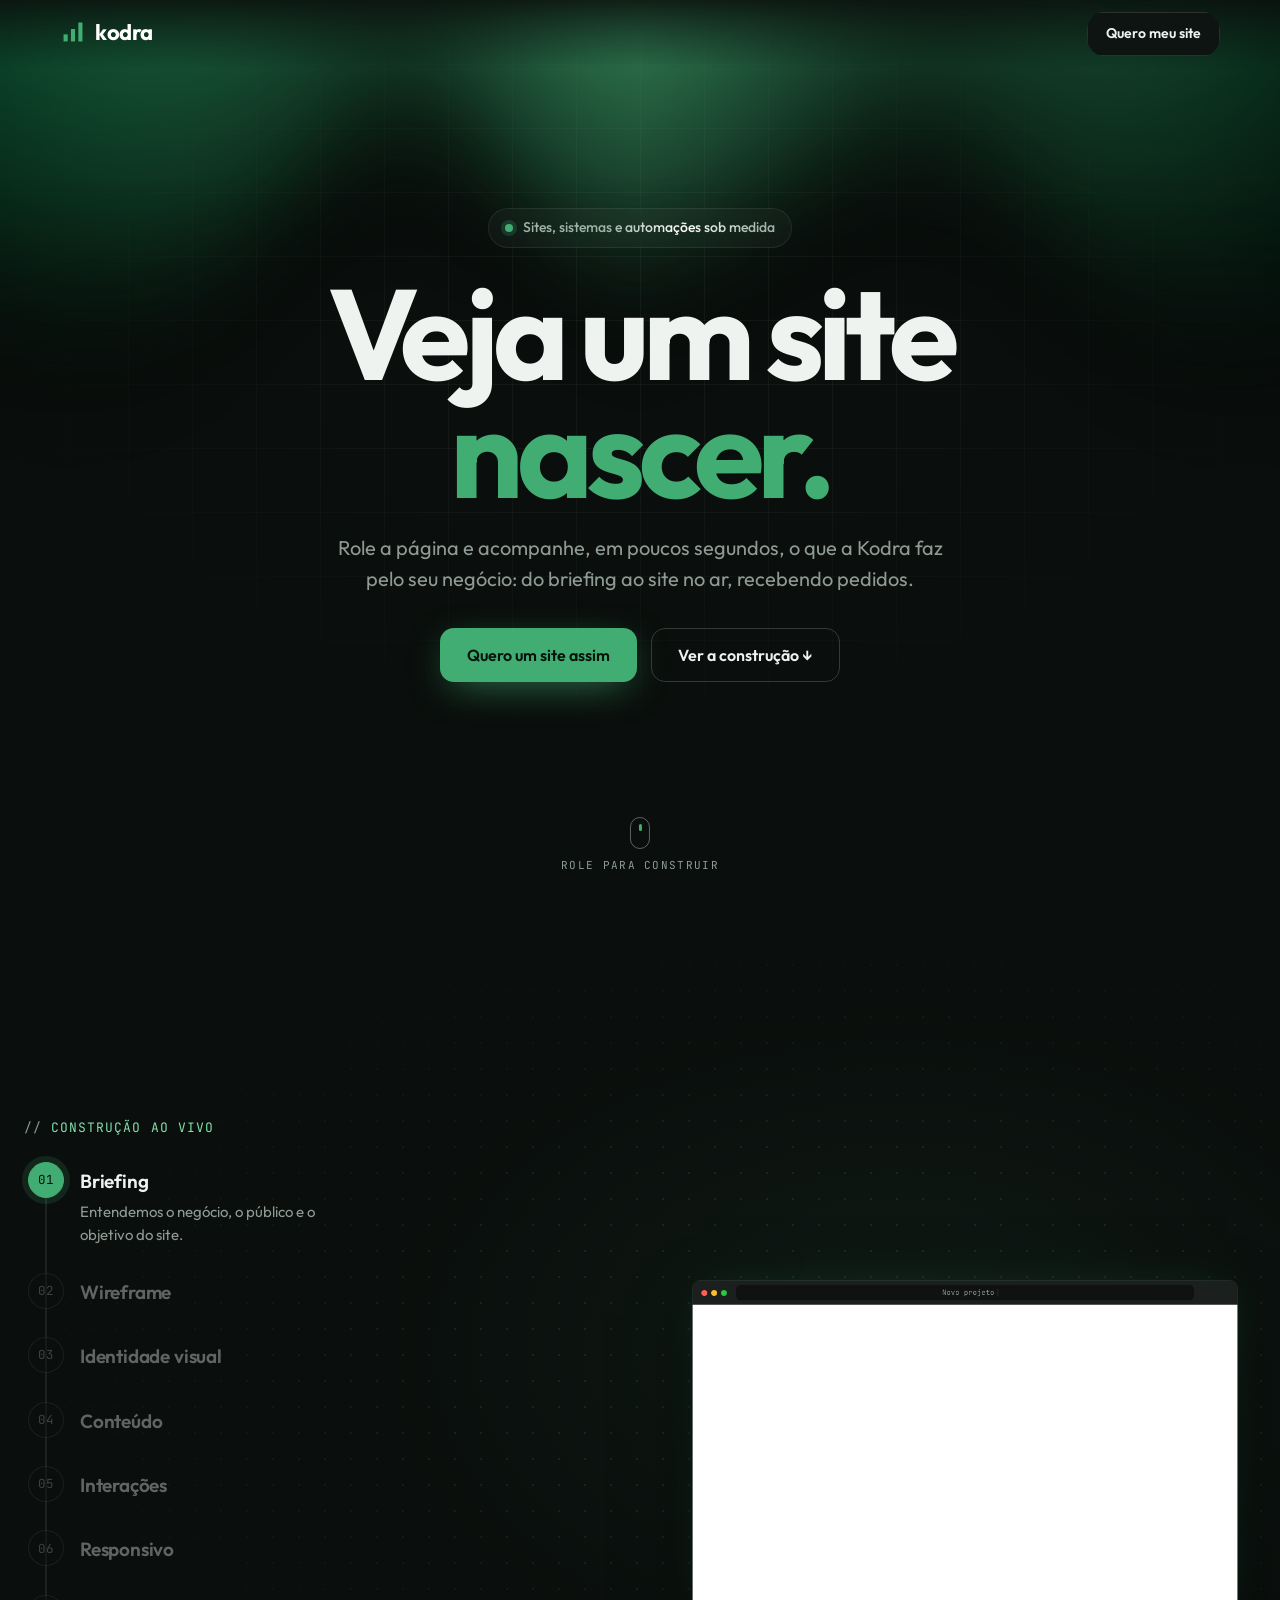
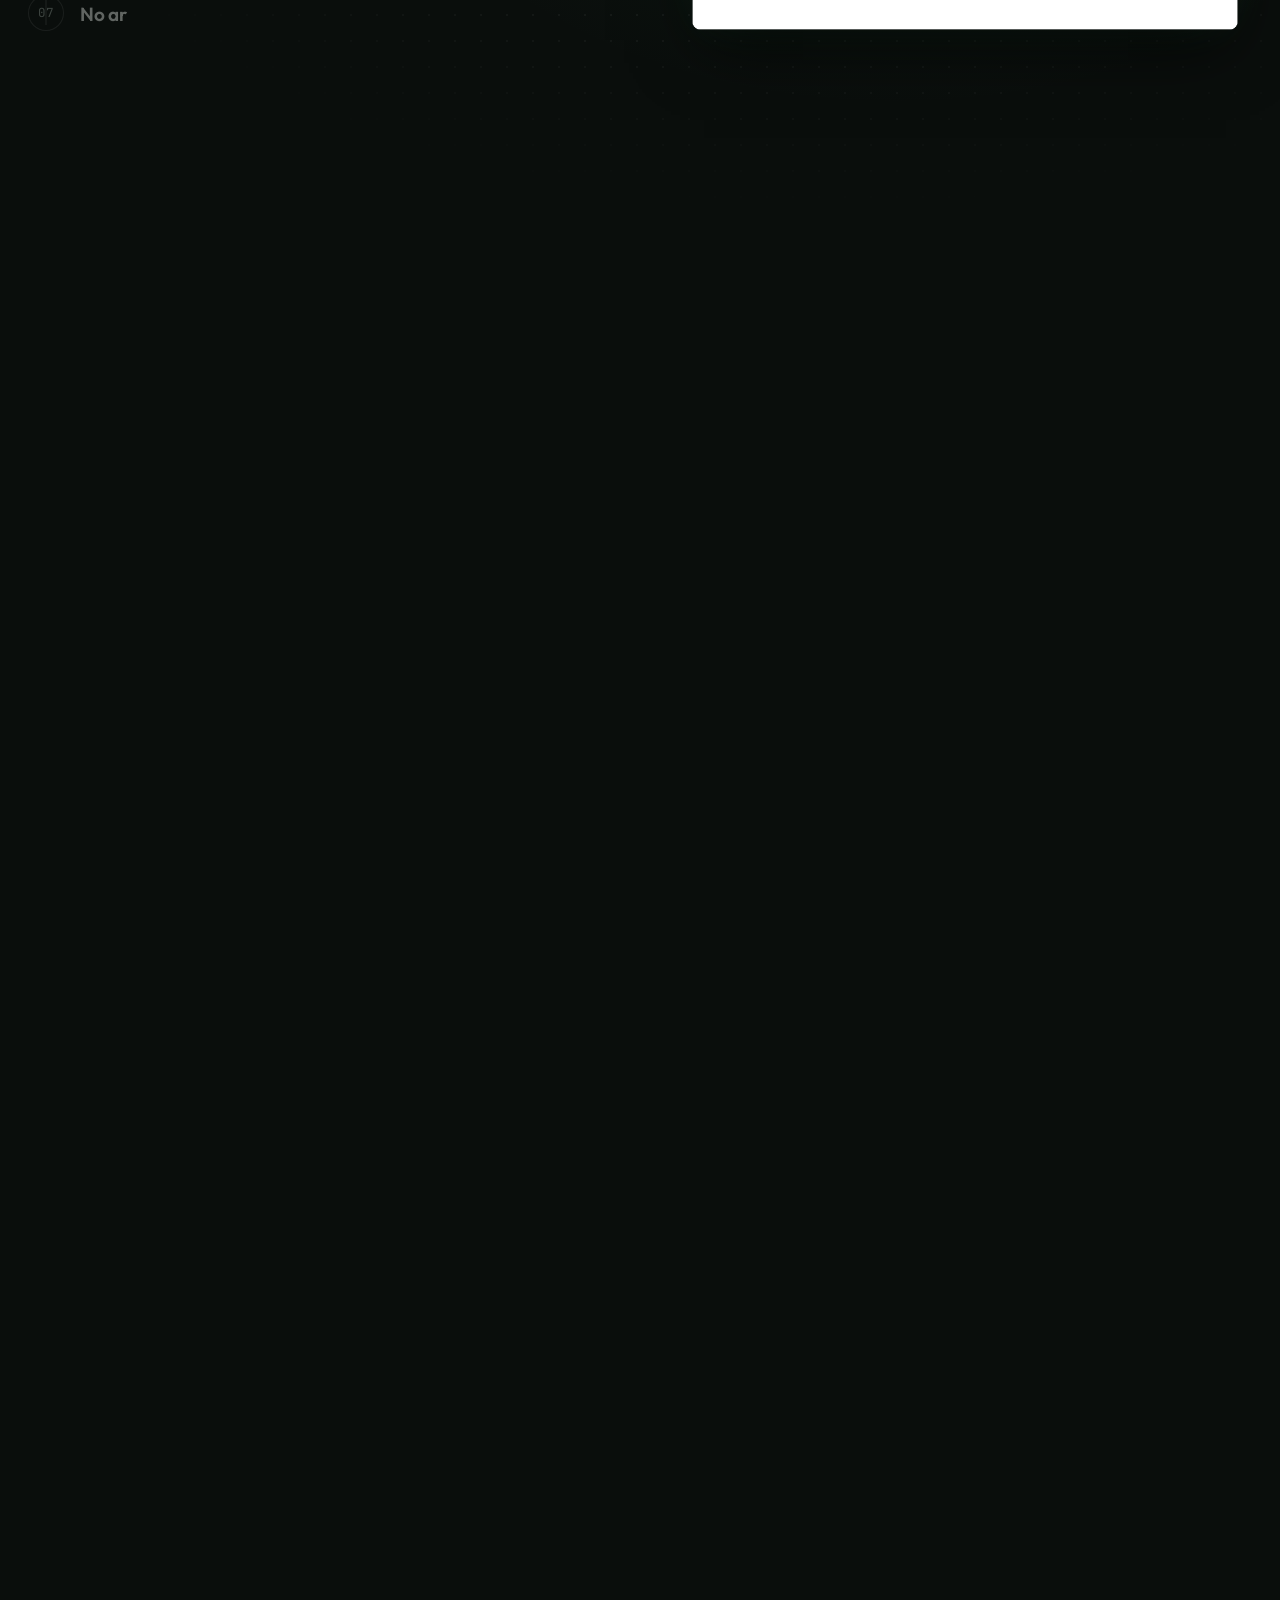
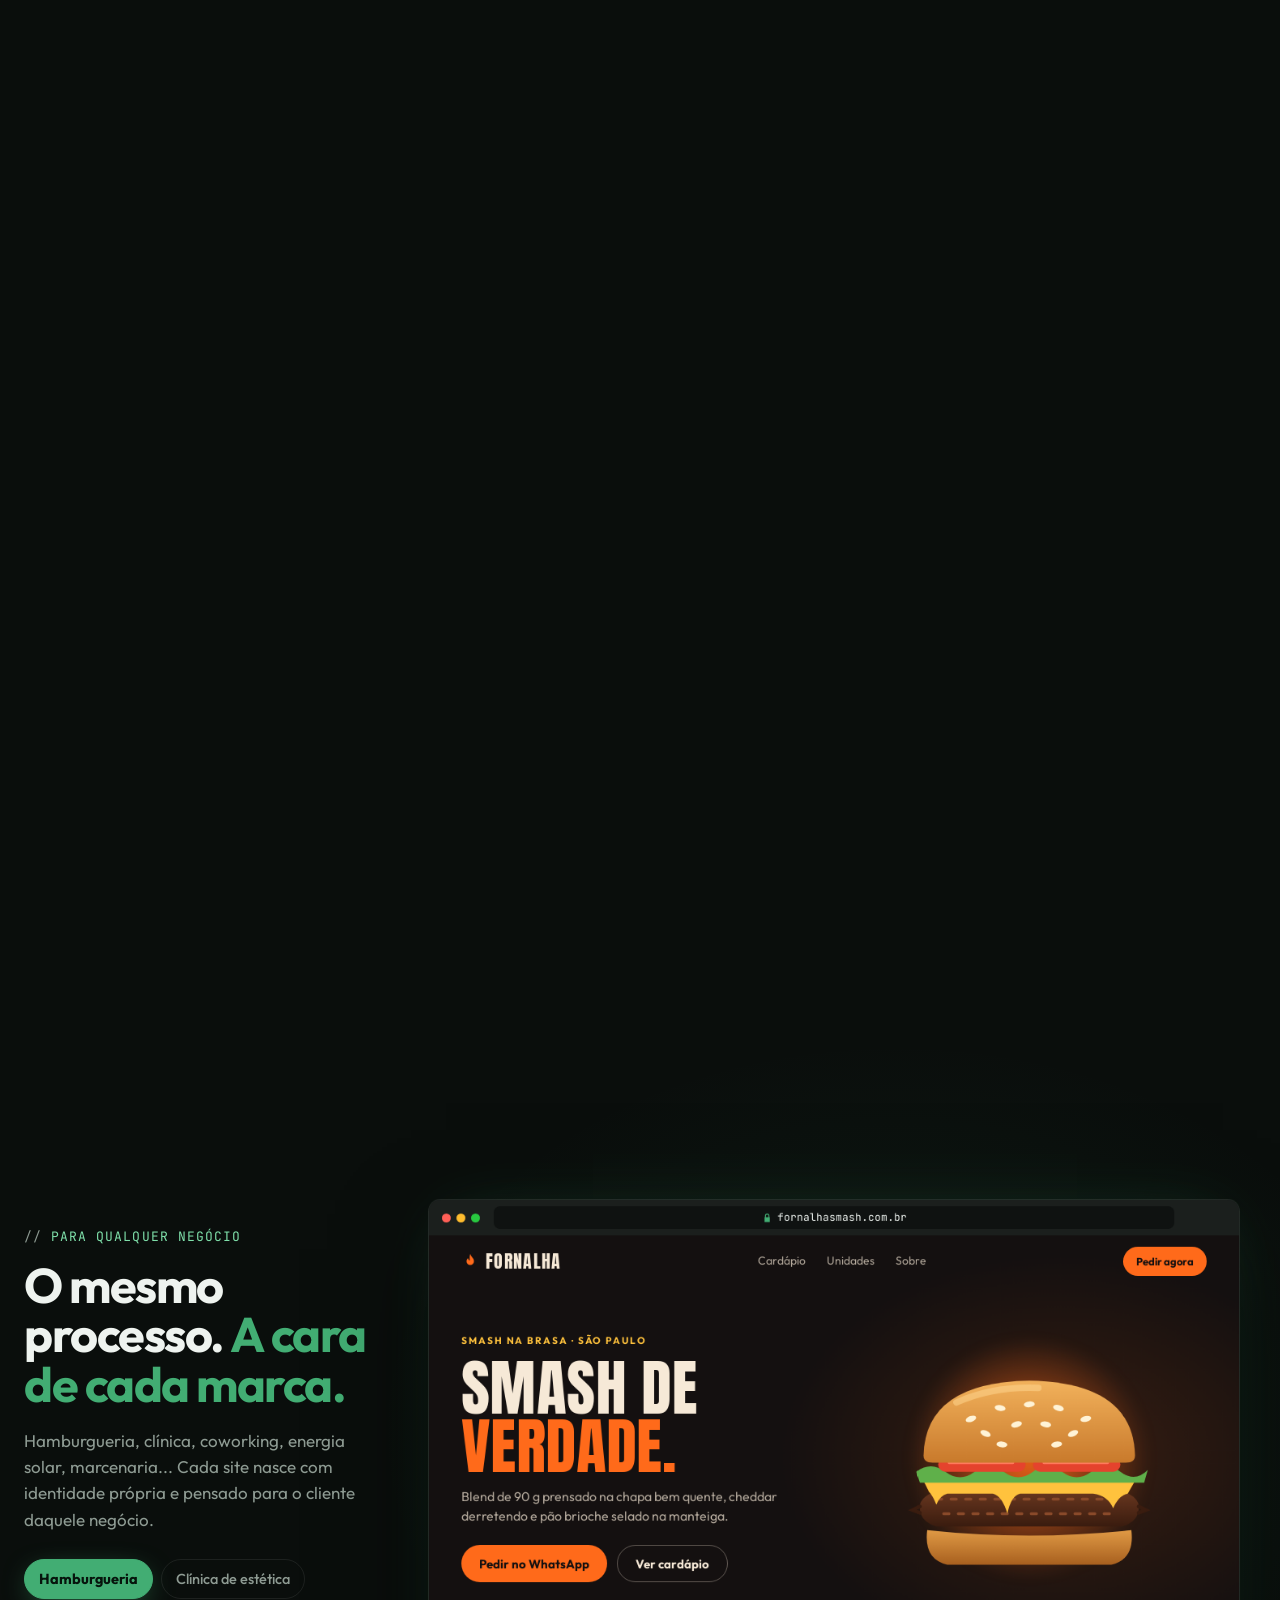
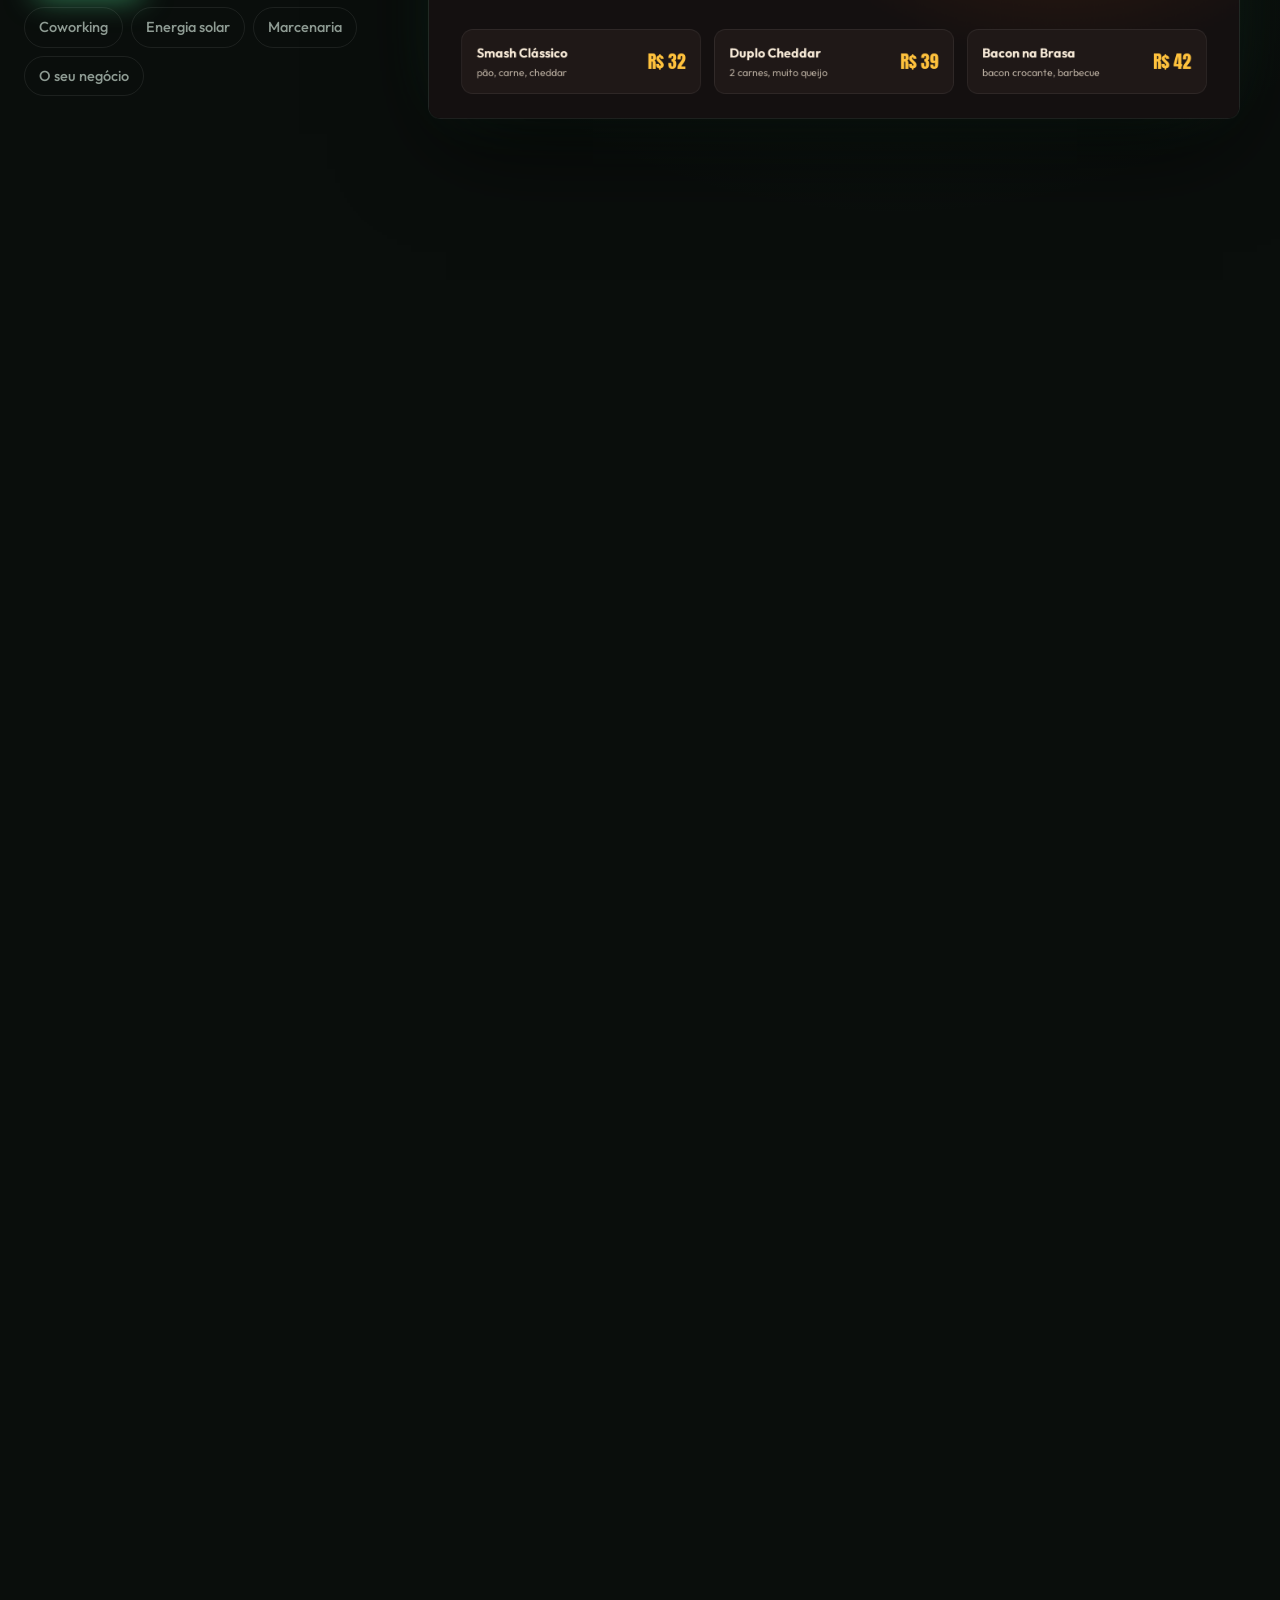
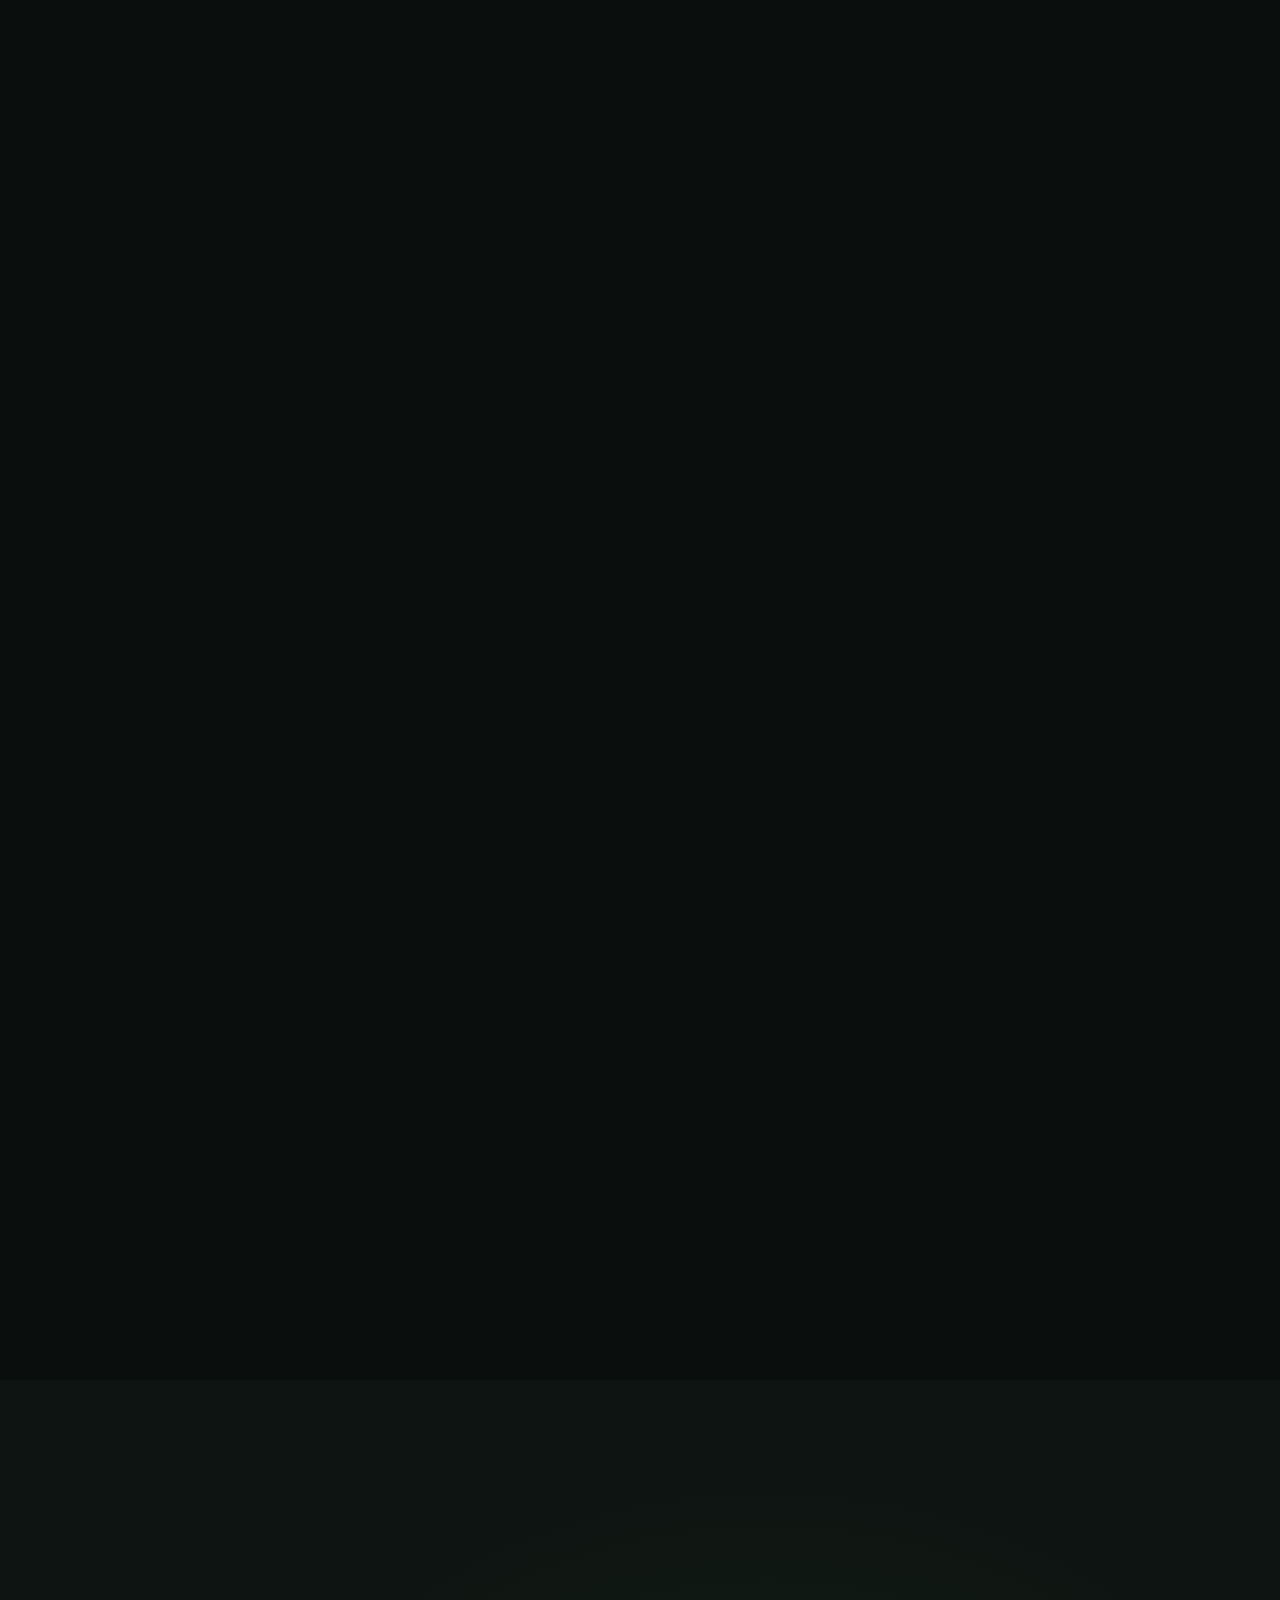
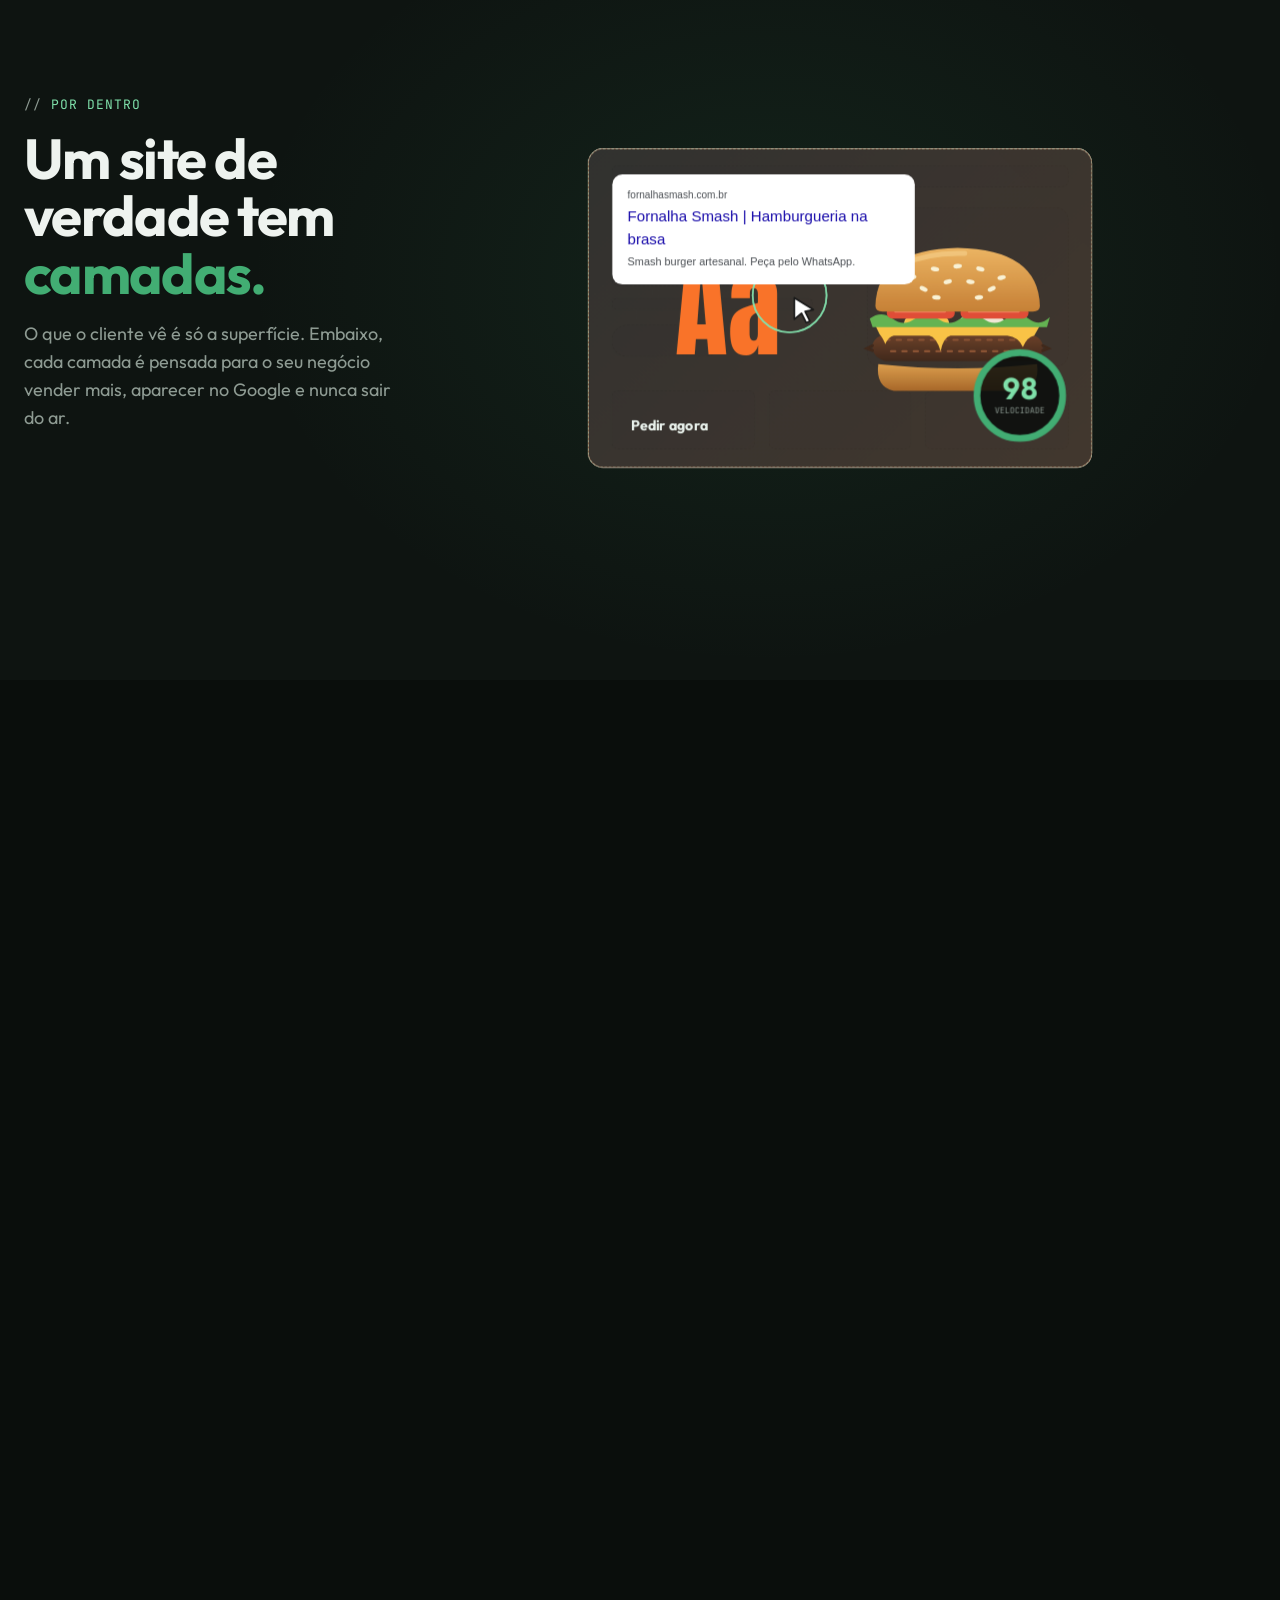
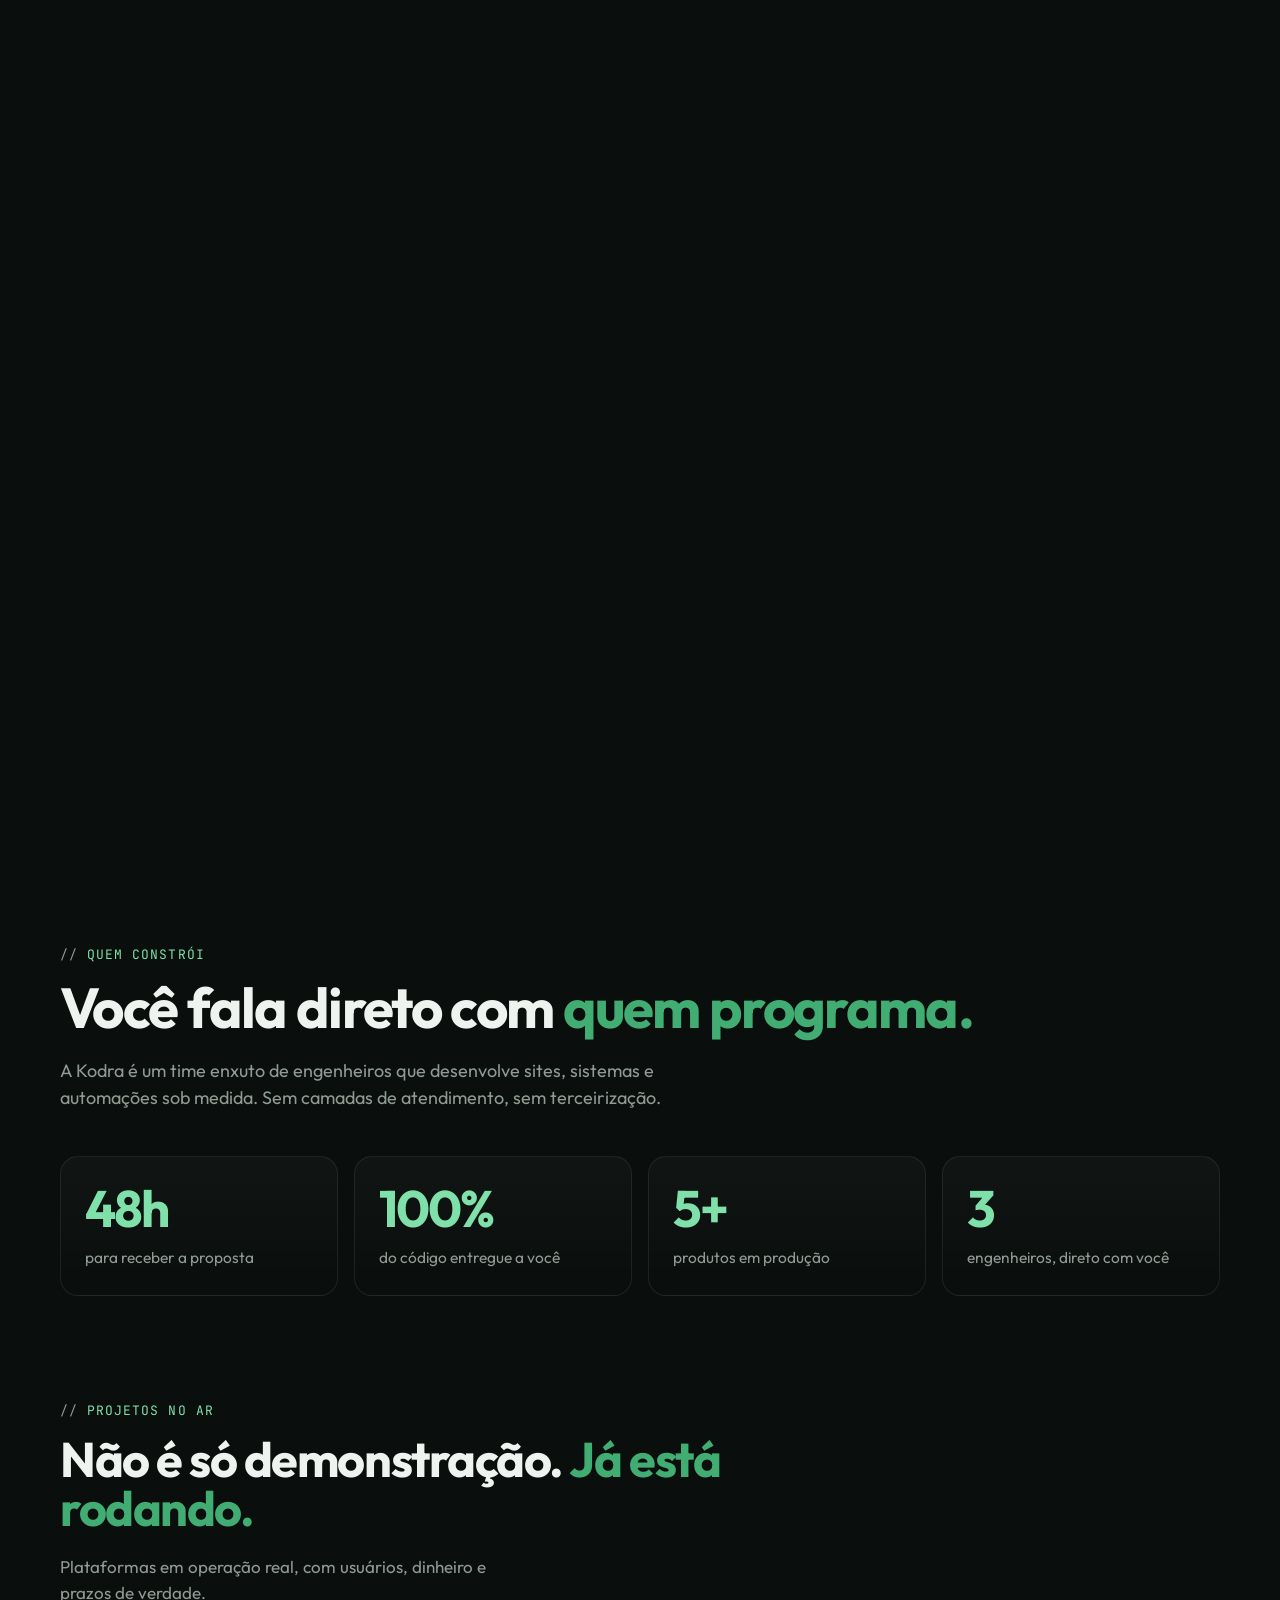
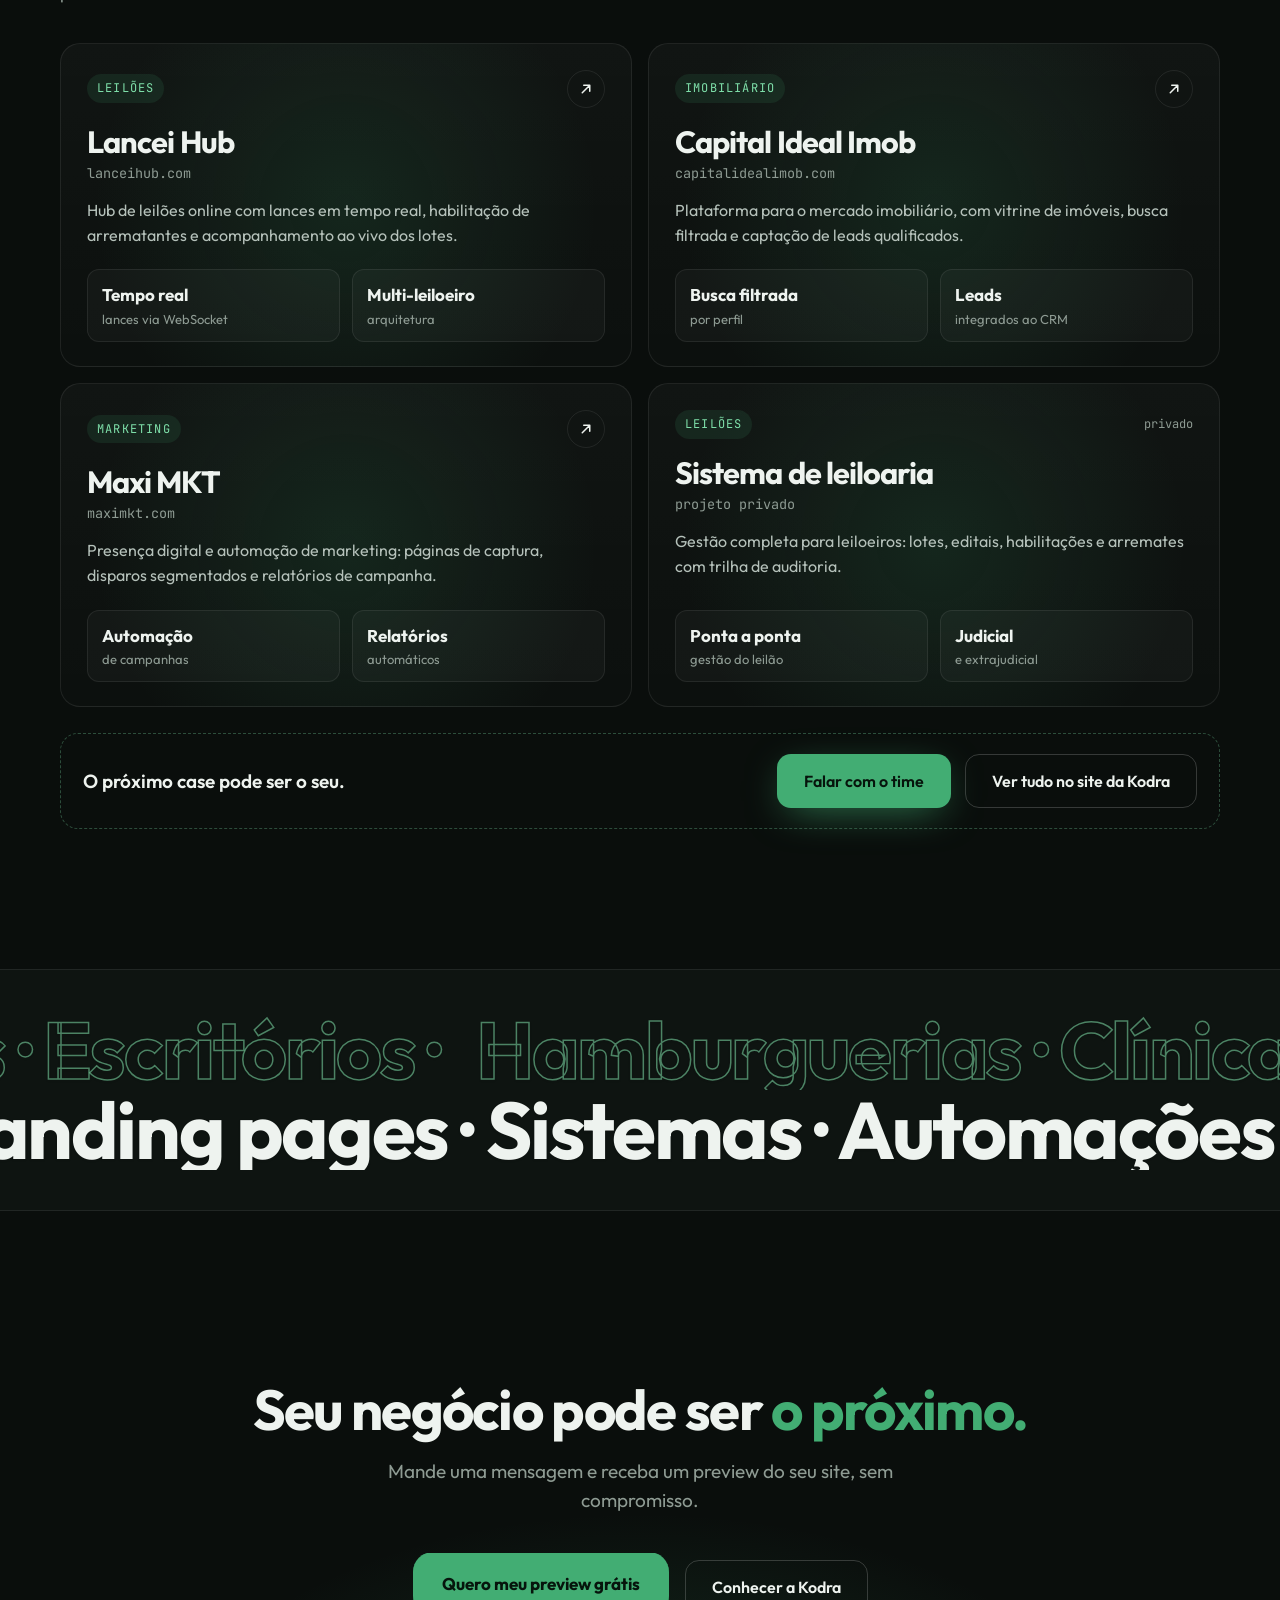
<file: index.html>
<!doctype html>
<html lang="pt-BR">
  <head>
    <meta charset="UTF-8" />
    <meta name="viewport" content="width=device-width, initial-scale=1.0" />
    <title>Kodra | Veja um site nascer</title>
    <meta name="description" content="Role a página e veja um site sendo construído do briefing ao ar. Sites, sistemas e automações sob medida pela Kodra." />
    <meta property="og:title" content="Kodra | Veja um site nascer" />
    <meta property="og:description" content="Do briefing ao site no ar, recebendo pedidos. Role e veja." />
    <meta name="theme-color" content="#0a0e0c" />
    <link rel="icon" href="data:image/svg+xml,%3Csvg xmlns='http://www.w3.org/2000/svg' viewBox='0 0 88 88'%3E%3Crect width='88' height='88' rx='18' fill='%230a0e0c'/%3E%3Crect x='12' y='52' width='14' height='24' fill='%2342AD73'/%3E%3Crect x='37' y='34' width='14' height='42' fill='%2342AD73'/%3E%3Crect x='62' y='12' width='14' height='64' fill='%2342AD73'/%3E%3C/svg%3E" />
    <script type="module" crossorigin src="./assets/index-CHC2N8K9.js?v=3"></script>
    <link rel="stylesheet" crossorigin href="./assets/index-D2WJREBH.css">
  </head>
  <body>
    <div id="root"></div>
  </body>
</html>
</file>
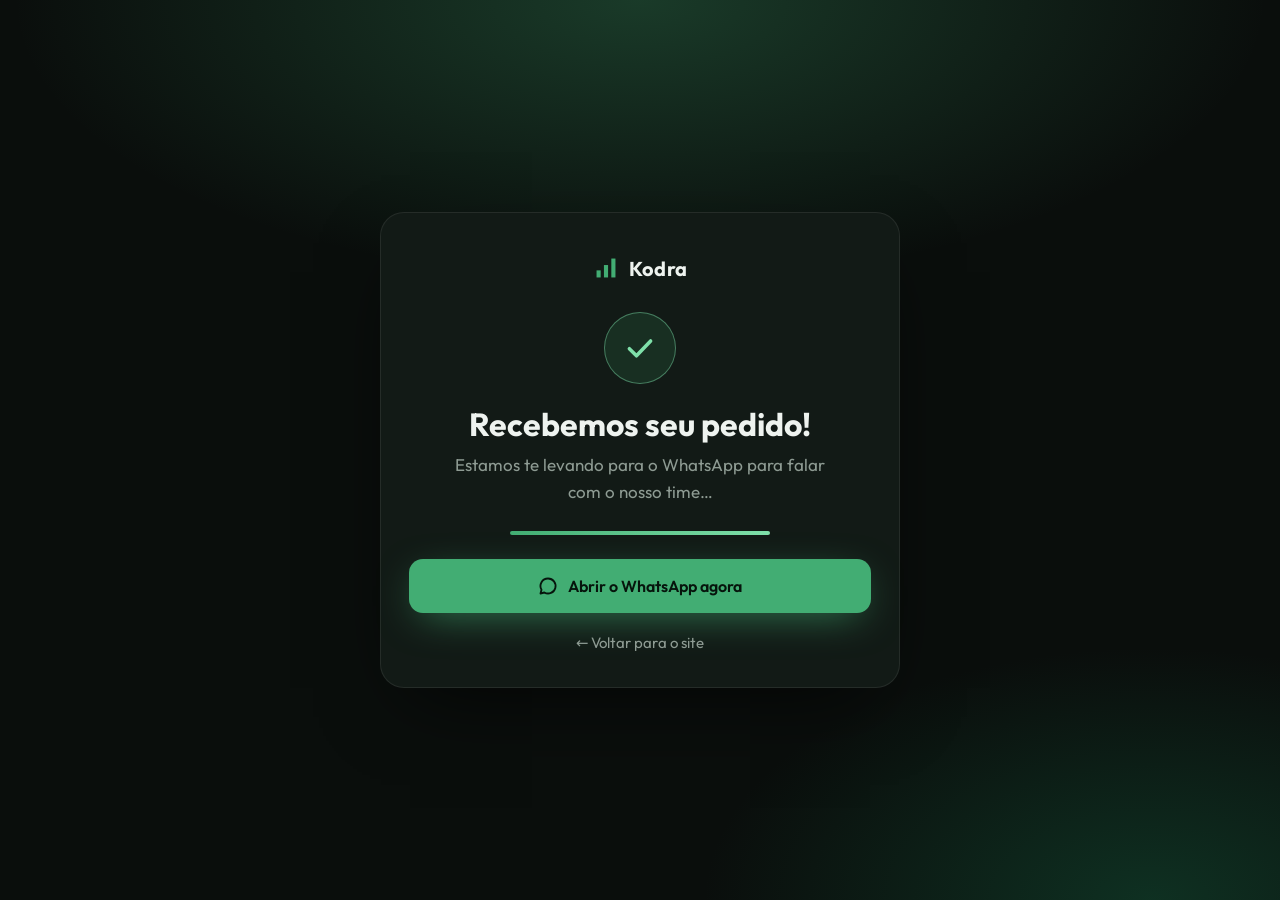
<file: obrigado/index.html>
<!doctype html>
<html lang="pt-BR">
<head>
<meta charset="utf-8">
<meta name="viewport" content="width=device-width, initial-scale=1">
<title>Kodra | Recebemos seu pedido</title>
<meta name="robots" content="noindex">
<meta name="theme-color" content="#0a0e0c">
<link rel="icon" href="data:image/svg+xml,%3Csvg xmlns='http://www.w3.org/2000/svg' viewBox='0 0 88 88'%3E%3Crect width='88' height='88' rx='18' fill='%230a0e0c'/%3E%3Crect x='12' y='52' width='14' height='24' fill='%2342AD73'/%3E%3Crect x='37' y='34' width='14' height='42' fill='%2342AD73'/%3E%3Crect x='62' y='12' width='14' height='64' fill='%2342AD73'/%3E%3C/svg%3E">

<!-- GOOGLE ADS: cole aqui a tag do Google (gtag.js) quando o Google Ads fornecer o ID da conta (AW-...). -->

<style>
  @font-face {
    font-family: "Outfit Variable"; font-style: normal; font-display: swap; font-weight: 100 900;
    src: url(../assets/outfit-latin-wght-normal-Bc-8i84L.woff2) format("woff2-variations");
  }
  :root { --bg: #0a0e0c; --panel: #121a16; --line: #ffffff14; --text: #eef3ef; --muted: #8e9b93; --green: #42ad73; --green2: #7fe0aa; }
  * { box-sizing: border-box; }
  html, body { margin: 0; min-height: 100%; }
  body {
    min-height: 100vh; min-height: 100svh; display: flex; align-items: center; justify-content: center; padding: 24px 16px;
    font-family: "Outfit Variable", system-ui, -apple-system, "Segoe UI", sans-serif; font-size: 17px; line-height: 1.55;
    color: var(--text); -webkit-font-smoothing: antialiased;
    background:
      radial-gradient(70% 45% at 50% 0%, rgba(66, 173, 115, .28), transparent 70%),
      radial-gradient(50% 40% at 90% 100%, rgba(20, 90, 60, .45), transparent 70%),
      var(--bg);
  }
  .card {
    width: 100%; max-width: 520px; text-align: center; padding: 40px 28px 32px;
    background: var(--panel); border: 1px solid var(--line); border-radius: 24px;
    box-shadow: 0 30px 80px -30px rgba(0, 0, 0, .8);
  }
  .logo { display: inline-flex; align-items: center; gap: 10px; font-weight: 700; font-size: 20px; letter-spacing: .02em; margin-bottom: 28px; }
  .logo svg { width: 26px; height: 26px; }
  .check {
    width: 72px; height: 72px; margin: 0 auto 22px; border-radius: 50%; display: grid; place-items: center;
    background: rgba(66, 173, 115, .14); border: 1.5px solid rgba(127, 224, 170, .45);
  }
  .check svg { width: 34px; height: 34px; }
  .check path { stroke-dasharray: 40; stroke-dashoffset: 40; animation: draw .5s .15s ease-out forwards; }
  @keyframes draw { to { stroke-dashoffset: 0; } }
  h1 { margin: 0 0 10px; font-size: clamp(26px, 6vw, 32px); line-height: 1.15; font-weight: 700; }
  p { margin: 0 auto; max-width: 400px; color: var(--muted); }
  .bar { height: 4px; margin: 26px auto 24px; max-width: 260px; border-radius: 4px; background: #ffffff14; overflow: hidden; }
  .bar i { display: block; height: 100%; width: 0; background: linear-gradient(90deg, var(--green), var(--green2)); animation: fill 2s linear forwards; }
  @keyframes fill { to { width: 100%; } }
  .btn {
    display: inline-flex; align-items: center; justify-content: center; gap: 10px; height: 54px; padding: 0 26px; width: 100%;
    font: inherit; font-size: 16px; font-weight: 600; text-decoration: none; white-space: nowrap; border-radius: 14px;
    background: var(--green); color: #06140c; box-shadow: 0 10px 40px -12px #42ad73cc;
  }
  .btn:hover { background: var(--green2); }
  .btn svg { width: 20px; height: 20px; }
  .back { display: inline-block; margin-top: 18px; font-size: 15px; color: var(--muted); text-decoration: none; }
  .back:hover { color: var(--text); }
  @media (prefers-reduced-motion: reduce) { .check path, .bar i { animation: none; stroke-dashoffset: 0; width: 100%; } }
</style>
</head>
<body>
  <main class="card">
    <div class="logo">
      <svg viewBox="0 0 88 88" aria-hidden="true"><rect x="12" y="52" width="14" height="24" fill="#42AD73"/><rect x="37" y="34" width="14" height="42" fill="#42AD73"/><rect x="62" y="12" width="14" height="64" fill="#42AD73"/></svg>
      Kodra
    </div>
    <div class="check" aria-hidden="true">
      <svg viewBox="0 0 24 24" fill="none" stroke="#7fe0aa" stroke-width="2.5" stroke-linecap="round" stroke-linejoin="round"><path d="M4.5 12.5l5 5L19.5 7"/></svg>
    </div>
    <h1>Recebemos seu pedido!</h1>
    <p id="msg">Estamos te levando para o WhatsApp para falar com o nosso time&hellip;</p>
    <div class="bar" aria-hidden="true"><i></i></div>
    <a class="btn" id="wa" href="https://wa.me/5511982056102" rel="noopener">
      <svg viewBox="0 0 24 24" fill="none" stroke="currentColor" stroke-width="2.2" stroke-linecap="round" stroke-linejoin="round" aria-hidden="true"><path d="M12 3a9 9 0 0 0-7.8 13.5L3 21l4.6-1.2A9 9 0 1 0 12 3z"/></svg>
      Abrir o WhatsApp agora
    </a>
    <br>
    <a class="back" href="../">&larr; Voltar para o site</a>
  </main>

<script>
  // Página de conversão: o visitante chega aqui ao clicar em um botão de WhatsApp do site.
  // A mensagem pré-preenchida vem no # da URL (ex.: obrigado#Ol%C3%A1!...), assim a URL
  // da página continua sendo sempre /obrigado para o Google Ads.
  (function () {
    var NUMERO = "5511982056102";
    var PADRAO = 'Olá! Vi a página "Veja um site nascer" da Kodra e quero um site para o meu negócio.';
    var texto = PADRAO;
    try {
      var h = decodeURIComponent(location.hash.slice(1)).trim();
      if (h) texto = h.slice(0, 500);
    } catch (e) {}
    var url = "https://wa.me/" + NUMERO + "?text=" + encodeURIComponent(texto);
    document.getElementById("wa").href = url;
    // 2 segundos: tempo para a tag do Google registrar a visita antes de sair da página.
    setTimeout(function () { location.replace(url); }, 2000);
  })();
</script>
</body>
</html>
</file>
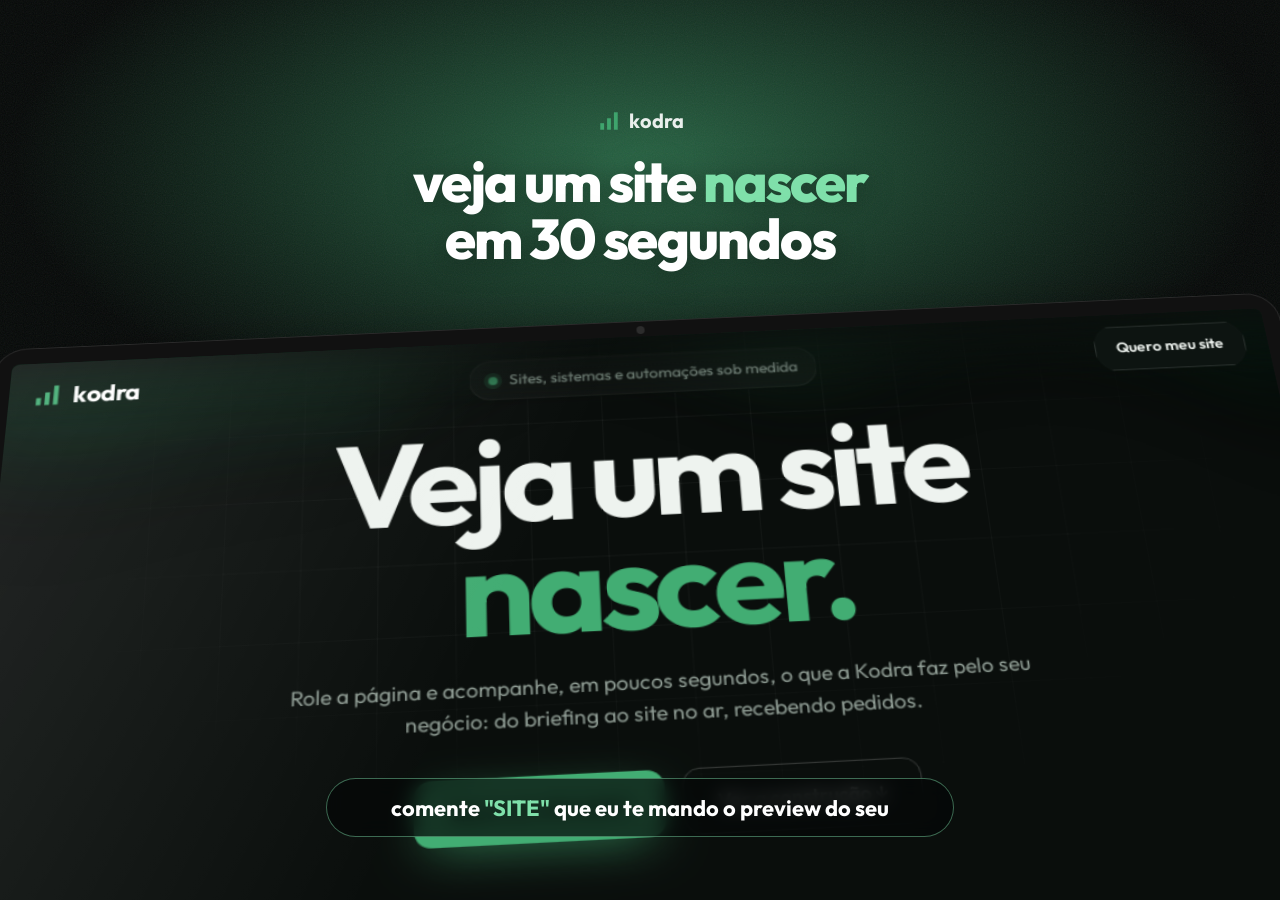
<file: reel.html>
<!doctype html>
<html lang="pt-BR">
<head>
<meta charset="utf-8">
<meta name="viewport" content="width=device-width, initial-scale=1">
<title>Kodra | Modo reel</title>
<meta name="robots" content="noindex">
<link rel="preconnect" href="https://fonts.googleapis.com">
<link rel="preconnect" href="https://fonts.gstatic.com" crossorigin>
<link href="https://fonts.googleapis.com/css2?family=Outfit:wght@500;700;800&display=swap" rel="stylesheet">
<style>
  :root { --green: #42ad73; --green2: #7fe0aa; }
  * { box-sizing: border-box; }
  html, body { margin: 0; height: 100%; background: #050807; overflow: hidden; cursor: none; }
  body { font-family: Outfit, system-ui, sans-serif; color: #fff; }
  .frame { position: relative; width: 100vw; height: 100vh; height: 100svh; overflow: hidden; display: flex; flex-direction: column; align-items: center;
    background:
      radial-gradient(70% 45% at 50% 18%, rgba(66, 173, 115, .55), transparent 70%),
      radial-gradient(60% 40% at 80% 90%, rgba(20, 90, 60, .7), transparent 70%),
      radial-gradient(50% 40% at 10% 70%, rgba(127, 224, 170, .18), transparent 70%),
      #050807; }
  .grain { position: absolute; inset: 0; opacity: .08; pointer-events: none; background-image: url("data:image/svg+xml,%3Csvg xmlns='http://www.w3.org/2000/svg' width='160' height='160'%3E%3Cfilter id='n'%3E%3CfeTurbulence type='fractalNoise' baseFrequency='.9' numOctaves='2'/%3E%3C/filter%3E%3Crect width='100%25' height='100%25' filter='url(%23n)'/%3E%3C/svg%3E"); }
  .hook { position: relative; z-index: 2; margin-top: 12vh; padding: 0 7vw; text-align: center; }
  .brand { display: inline-flex; align-items: center; gap: 8px; font-weight: 700; font-size: clamp(14px, 3.6vw, 20px); opacity: .9; margin-bottom: 2.2vh; }
  .brand svg { width: 1.2em; height: 1.2em; }
  .hook h1 { margin: 0; font-weight: 800; font-size: clamp(30px, 8.6vw, 56px); line-height: 1.02; letter-spacing: -.035em; text-shadow: 0 4px 30px rgba(0, 0, 0, .35); }
  .hook h1 em { font-style: normal; color: var(--green2); }
  .stage { position: relative; z-index: 1; flex: 1; width: 100%; display: flex; align-items: flex-start; justify-content: center; perspective: 1200px; margin-top: 6vh; }
  .laptop { position: relative; width: 126vw; transform: rotateX(16deg) rotateZ(-3deg); transform-origin: 50% 0%; }
  .lid { position: relative; padding: 1.4vw 1.4vw 2.2vw; border-radius: 2.4vw 2.4vw 0 0; background: #111; box-shadow: 0 0 0 1px #2a2a2a inset, 0 40px 80px rgba(0, 0, 0, .6); }
  .cam { position: absolute; top: .5vw; left: 50%; width: .7vw; height: .7vw; margin-left: -.35vw; border-radius: 50%; background: #2c2c2c; }
  .screen { position: relative; width: 100%; aspect-ratio: 1100 / 700; overflow: hidden; border-radius: .6vw; background: #0a0e0c; }
  .screen iframe { position: absolute; left: 0; top: 0; width: 1100px; height: 700px; border: 0; transform-origin: 0 0; pointer-events: none; }
  .glare { position: absolute; inset: 0; background: linear-gradient(115deg, rgba(255, 255, 255, .1) 0%, rgba(255, 255, 255, 0) 38%); pointer-events: none; }
  .base { height: 3vw; margin: 0 -5vw; border-radius: 0 0 3vw 3vw; background: linear-gradient(#3a3d3b, #161817); border-top: 1px solid #555; box-shadow: 0 30px 60px rgba(0, 0, 0, .7); }
  .cta { position: absolute; z-index: 3; left: 50%; bottom: 7vh; transform: translateX(-50%); width: max-content; max-width: 88vw; padding: 1.6vh 5vw; border-radius: 999px; background: rgba(5, 8, 7, .72); border: 1px solid rgba(127, 224, 170, .45); backdrop-filter: blur(10px); font-weight: 700; font-size: clamp(14px, 4vw, 22px); text-align: center; }
  .cta b { color: var(--green2); }
  .hint { position: fixed; left: 10px; bottom: 8px; z-index: 9; font: 12px/1.3 Outfit, sans-serif; color: rgba(255, 255, 255, .45); }
</style>
</head>
<body>
<div class="frame">
  <div class="grain"></div>
  <div class="hook">
    <div class="brand"><svg viewBox="0 0 88 88"><rect x="12" y="52" width="14" height="24" fill="#42AD73"/><rect x="37" y="34" width="14" height="42" fill="#42AD73"/><rect x="62" y="12" width="14" height="64" fill="#42AD73"/></svg>kodra</div>
    <h1 id="hook">veja um site <em>nascer</em><br>em 30 segundos</h1>
  </div>
  <div class="stage">
    <div class="laptop">
      <div class="lid"><span class="cam"></span>
        <div class="screen" id="screen"><iframe id="site" title="Kodra" src="about:blank"></iframe><div class="glare"></div></div>
      </div>
      <div class="base"></div>
    </div>
  </div>
  <div class="cta" id="cta">comente <b>"SITE"</b> que eu te mando o preview do seu</div>
</div>
<div class="hint" id="hint">grave a tela agora · o site começa a rolar em 3 s · espaço reinicia</div>
<script>
  const p = new URLSearchParams(location.search);
  const esc = (s) => s.replace(/[&<>"]/g, (c) => ({ '&': '&amp;', '<': '&lt;', '>': '&gt;', '"': '&quot;' }[c]));
  const fmt = (s) => esc(s).replace(/\*(.+?)\*/g, '<em>$1</em>').replace(/\|/g, '<br>');
  if (p.get('hook')) document.getElementById('hook').innerHTML = fmt(p.get('hook'));
  if (p.get('cta')) document.getElementById('cta').innerHTML = fmt(p.get('cta')).replace(/<em>/g, '<b>').replace(/<\/em>/g, '</b>');
  if (p.has('semdica')) document.getElementById('hint').remove();
  const vel = parseFloat(p.get('vel')) || 0.38;
  const site = document.getElementById('site');
  site.src = './?gravar&vel=' + vel;
  const fit = () => { const w = document.getElementById('screen').clientWidth; site.style.transform = 'scale(' + (w / 1100) + ')'; };
  addEventListener('resize', fit); fit();
  addEventListener('keydown', (e) => { if (e.code === 'Space') { e.preventDefault(); site.src = './?gravar&vel=' + vel + '&t=' + Date.now(); } });
  setTimeout(() => { const h = document.getElementById('hint'); if (h) h.style.opacity = 0; }, 2500);
</script>
</body>
</html>
</file>
<file: assets/index-D2WJREBH.css>
@font-face{font-family:Outfit Variable;font-style:normal;font-display:swap;font-weight:100 900;src:url(./outfit-latin-ext-wght-normal-DdQaqQDo.woff2)format("woff2-variations");unicode-range:U+100-2BA,U+2BD-2C5,U+2C7-2CC,U+2CE-2D7,U+2DD-2FF,U+304,U+308,U+329,U+1D00-1DBF,U+1E00-1E9F,U+1EF2-1EFF,U+2020,U+20A0-20AB,U+20AD-20C0,U+2113,U+2C60-2C7F,U+A720-A7FF}@font-face{font-family:Outfit Variable;font-style:normal;font-display:swap;font-weight:100 900;src:url(./outfit-latin-wght-normal-Bc-8i84L.woff2)format("woff2-variations");unicode-range:U+??,U+131,U+152-153,U+2BB-2BC,U+2C6,U+2DA,U+2DC,U+304,U+308,U+329,U+2000-206F,U+20AC,U+2122,U+2191,U+2193,U+2212,U+2215,U+FEFF,U+FFFD}@font-face{font-family:JetBrains Mono;font-style:normal;font-display:swap;font-weight:400;src:url([data-uri])format("woff2"),url([data-uri])format("woff");unicode-range:U+460-52F,U+1C80-1C8A,U+20B4,U+2DE0-2DFF,U+A640-A69F,U+FE2E-FE2F}@font-face{font-family:JetBrains Mono;font-style:normal;font-display:swap;font-weight:400;src:url(./jetbrains-mono-cyrillic-400-normal-BEIGL1Tu.woff2)format("woff2"),url(./jetbrains-mono-cyrillic-400-normal-ugxPyKxw.woff)format("woff");unicode-range:U+301,U+400-45F,U+490-491,U+4B0-4B1,U+2116}@font-face{font-family:JetBrains Mono;font-style:normal;font-display:swap;font-weight:400;src:url(./jetbrains-mono-greek-400-normal-C190GLew.woff2)format("woff2"),url(./jetbrains-mono-greek-400-normal-B9oWc5Lo.woff)format("woff");unicode-range:U+370-377,U+37A-37F,U+384-38A,U+38C,U+38E-3A1,U+3A3-3FF}@font-face{font-family:JetBrains Mono;font-style:normal;font-display:swap;font-weight:400;src:url([data-uri])format("woff2"),url(./jetbrains-mono-vietnamese-400-normal-CqNFfHCs.woff)format("woff");unicode-range:U+102-103,U+110-111,U+128-129,U+168-169,U+1A0-1A1,U+1AF-1B0,U+300-301,U+303-304,U+308-309,U+323,U+329,U+1EA0-1EF9,U+20AB}@font-face{font-family:JetBrains Mono;font-style:normal;font-display:swap;font-weight:400;src:url(./jetbrains-mono-latin-ext-400-normal-Bc8Ftmh3.woff2)format("woff2"),url(./jetbrains-mono-latin-ext-400-normal-fXTG6kC5.woff)format("woff");unicode-range:U+100-2BA,U+2BD-2C5,U+2C7-2CC,U+2CE-2D7,U+2DD-2FF,U+304,U+308,U+329,U+1D00-1DBF,U+1E00-1E9F,U+1EF2-1EFF,U+2020,U+20A0-20AB,U+20AD-20C0,U+2113,U+2C60-2C7F,U+A720-A7FF}@font-face{font-family:JetBrains Mono;font-style:normal;font-display:swap;font-weight:400;src:url(./jetbrains-mono-latin-400-normal-V6pRDFza.woff2)format("woff2"),url(./jetbrains-mono-latin-400-normal-6-qcROiO.woff)format("woff");unicode-range:U+??,U+131,U+152-153,U+2BB-2BC,U+2C6,U+2DA,U+2DC,U+304,U+308,U+329,U+2000-206F,U+20AC,U+2122,U+2191,U+2193,U+2212,U+2215,U+FEFF,U+FFFD}@font-face{font-family:Anton;font-style:normal;font-display:swap;font-weight:400;src:url(./anton-vietnamese-400-normal-CkBxLiRJ.woff2)format("woff2"),url(./anton-vietnamese-400-normal-2FfR1wHA.woff)format("woff");unicode-range:U+102-103,U+110-111,U+128-129,U+168-169,U+1A0-1A1,U+1AF-1B0,U+300-301,U+303-304,U+308-309,U+323,U+329,U+1EA0-1EF9,U+20AB}@font-face{font-family:Anton;font-style:normal;font-display:swap;font-weight:400;src:url(./anton-latin-ext-400-normal-SyiqE2Jt.woff2)format("woff2"),url(./anton-latin-ext-400-normal-BMODBQc6.woff)format("woff");unicode-range:U+100-2BA,U+2BD-2C5,U+2C7-2CC,U+2CE-2D7,U+2DD-2FF,U+304,U+308,U+329,U+1D00-1DBF,U+1E00-1E9F,U+1EF2-1EFF,U+2020,U+20A0-20AB,U+20AD-20C0,U+2113,U+2C60-2C7F,U+A720-A7FF}@font-face{font-family:Anton;font-style:normal;font-display:swap;font-weight:400;src:url(./anton-latin-400-normal-Byf51wtH.woff2)format("woff2"),url(./anton-latin-400-normal-AUNGEG_V.woff)format("woff");unicode-range:U+??,U+131,U+152-153,U+2BB-2BC,U+2C6,U+2DA,U+2DC,U+304,U+308,U+329,U+2000-206F,U+20AC,U+2122,U+2191,U+2193,U+2212,U+2215,U+FEFF,U+FFFD}@font-face{font-family:Playfair Display;font-style:normal;font-display:swap;font-weight:600;src:url(./playfair-display-cyrillic-600-normal-oLY6jnZ7.woff2)format("woff2"),url(./playfair-display-cyrillic-600-normal-DbWAkkgN.woff)format("woff");unicode-range:U+301,U+400-45F,U+490-491,U+4B0-4B1,U+2116}@font-face{font-family:Playfair Display;font-style:normal;font-display:swap;font-weight:600;src:url(./playfair-display-vietnamese-600-normal-ICsRR-qJ.woff2)format("woff2"),url(./playfair-display-vietnamese-600-normal-BPJkAZPN.woff)format("woff");unicode-range:U+102-103,U+110-111,U+128-129,U+168-169,U+1A0-1A1,U+1AF-1B0,U+300-301,U+303-304,U+308-309,U+323,U+329,U+1EA0-1EF9,U+20AB}@font-face{font-family:Playfair Display;font-style:normal;font-display:swap;font-weight:600;src:url(./playfair-display-latin-ext-600-normal-CEjQclLc.woff2)format("woff2"),url(./playfair-display-latin-ext-600-normal-BumBfC1v.woff)format("woff");unicode-range:U+100-2BA,U+2BD-2C5,U+2C7-2CC,U+2CE-2D7,U+2DD-2FF,U+304,U+308,U+329,U+1D00-1DBF,U+1E00-1E9F,U+1EF2-1EFF,U+2020,U+20A0-20AB,U+20AD-20C0,U+2113,U+2C60-2C7F,U+A720-A7FF}@font-face{font-family:Playfair Display;font-style:normal;font-display:swap;font-weight:600;src:url(./playfair-display-latin-600-normal-CZLGqjJe.woff2)format("woff2"),url(./playfair-display-latin-600-normal-CxxueQ0Z.woff)format("woff");unicode-range:U+??,U+131,U+152-153,U+2BB-2BC,U+2C6,U+2DA,U+2DC,U+304,U+308,U+329,U+2000-206F,U+20AC,U+2122,U+2191,U+2193,U+2212,U+2215,U+FEFF,U+FFFD}@font-face{font-family:Playfair Display;font-style:italic;font-display:swap;font-weight:600;src:url(./playfair-display-cyrillic-600-italic-DsJAm2wE.woff2)format("woff2"),url(./playfair-display-cyrillic-600-italic-D0MPwuIc.woff)format("woff");unicode-range:U+301,U+400-45F,U+490-491,U+4B0-4B1,U+2116}@font-face{font-family:Playfair Display;font-style:italic;font-display:swap;font-weight:600;src:url(./playfair-display-vietnamese-600-italic-CM5tQ_QU.woff2)format("woff2"),url(./playfair-display-vietnamese-600-italic-DzX7eaGQ.woff)format("woff");unicode-range:U+102-103,U+110-111,U+128-129,U+168-169,U+1A0-1A1,U+1AF-1B0,U+300-301,U+303-304,U+308-309,U+323,U+329,U+1EA0-1EF9,U+20AB}@font-face{font-family:Playfair Display;font-style:italic;font-display:swap;font-weight:600;src:url(./playfair-display-latin-ext-600-italic-Bg2sus4m.woff2)format("woff2"),url(./playfair-display-latin-ext-600-italic-Bkjhfatk.woff)format("woff");unicode-range:U+100-2BA,U+2BD-2C5,U+2C7-2CC,U+2CE-2D7,U+2DD-2FF,U+304,U+308,U+329,U+1D00-1DBF,U+1E00-1E9F,U+1EF2-1EFF,U+2020,U+20A0-20AB,U+20AD-20C0,U+2113,U+2C60-2C7F,U+A720-A7FF}@font-face{font-family:Playfair Display;font-style:italic;font-display:swap;font-weight:600;src:url(./playfair-display-latin-600-italic-Bvp5b4iR.woff2)format("woff2"),url(./playfair-display-latin-600-italic-BFV_U8S6.woff)format("woff");unicode-range:U+??,U+131,U+152-153,U+2BB-2BC,U+2C6,U+2DA,U+2DC,U+304,U+308,U+329,U+2000-206F,U+20AC,U+2122,U+2191,U+2193,U+2212,U+2215,U+FEFF,U+FFFD}@font-face{font-family:Space Grotesk;font-style:normal;font-display:swap;font-weight:700;src:url(./space-grotesk-vietnamese-700-normal-DMty7AZE.woff2)format("woff2"),url(./space-grotesk-vietnamese-700-normal-Duxec5Rn.woff)format("woff");unicode-range:U+102-103,U+110-111,U+128-129,U+168-169,U+1A0-1A1,U+1AF-1B0,U+300-301,U+303-304,U+308-309,U+323,U+329,U+1EA0-1EF9,U+20AB}@font-face{font-family:Space Grotesk;font-style:normal;font-display:swap;font-weight:700;src:url(./space-grotesk-latin-ext-700-normal-BQnZhY3m.woff2)format("woff2"),url(./space-grotesk-latin-ext-700-normal-HVCqSBdx.woff)format("woff");unicode-range:U+100-2BA,U+2BD-2C5,U+2C7-2CC,U+2CE-2D7,U+2DD-2FF,U+304,U+308,U+329,U+1D00-1DBF,U+1E00-1E9F,U+1EF2-1EFF,U+2020,U+20A0-20AB,U+20AD-20C0,U+2113,U+2C60-2C7F,U+A720-A7FF}@font-face{font-family:Space Grotesk;font-style:normal;font-display:swap;font-weight:700;src:url(./space-grotesk-latin-700-normal-RjhwGPKo.woff2)format("woff2"),url(./space-grotesk-latin-700-normal-CwsQ-cCU.woff)format("woff");unicode-range:U+??,U+131,U+152-153,U+2BB-2BC,U+2C6,U+2DA,U+2DC,U+304,U+308,U+329,U+2000-206F,U+20AC,U+2122,U+2191,U+2193,U+2212,U+2215,U+FEFF,U+FFFD}@font-face{font-family:Fraunces;font-style:normal;font-display:swap;font-weight:600;src:url(./fraunces-vietnamese-600-normal-BjlAJixd.woff2)format("woff2"),url(./fraunces-vietnamese-600-normal-DlAl5EAR.woff)format("woff");unicode-range:U+102-103,U+110-111,U+128-129,U+168-169,U+1A0-1A1,U+1AF-1B0,U+300-301,U+303-304,U+308-309,U+323,U+329,U+1EA0-1EF9,U+20AB}@font-face{font-family:Fraunces;font-style:normal;font-display:swap;font-weight:600;src:url(./fraunces-latin-ext-600-normal-BtzmzP0X.woff2)format("woff2"),url(./fraunces-latin-ext-600-normal-B0Dy4lqi.woff)format("woff");unicode-range:U+100-2BA,U+2BD-2C5,U+2C7-2CC,U+2CE-2D7,U+2DD-2FF,U+304,U+308,U+329,U+1D00-1DBF,U+1E00-1E9F,U+1EF2-1EFF,U+2020,U+20A0-20AB,U+20AD-20C0,U+2113,U+2C60-2C7F,U+A720-A7FF}@font-face{font-family:Fraunces;font-style:normal;font-display:swap;font-weight:600;src:url(./fraunces-latin-600-normal-BFCDtZfi.woff2)format("woff2"),url(./fraunces-latin-600-normal-DL5QCzvS.woff)format("woff");unicode-range:U+??,U+131,U+152-153,U+2BB-2BC,U+2C6,U+2DA,U+2DC,U+304,U+308,U+329,U+2000-206F,U+20AC,U+2122,U+2191,U+2193,U+2212,U+2215,U+FEFF,U+FFFD}@font-face{font-family:Fraunces;font-style:italic;font-display:swap;font-weight:600;src:url(./fraunces-vietnamese-600-italic-DkyY-g7b.woff2)format("woff2"),url(./fraunces-vietnamese-600-italic-BV4E0YjK.woff)format("woff");unicode-range:U+102-103,U+110-111,U+128-129,U+168-169,U+1A0-1A1,U+1AF-1B0,U+300-301,U+303-304,U+308-309,U+323,U+329,U+1EA0-1EF9,U+20AB}@font-face{font-family:Fraunces;font-style:italic;font-display:swap;font-weight:600;src:url(./fraunces-latin-ext-600-italic-BwNYOmL7.woff2)format("woff2"),url(./fraunces-latin-ext-600-italic-CZUOs6oU.woff)format("woff");unicode-range:U+100-2BA,U+2BD-2C5,U+2C7-2CC,U+2CE-2D7,U+2DD-2FF,U+304,U+308,U+329,U+1D00-1DBF,U+1E00-1E9F,U+1EF2-1EFF,U+2020,U+20A0-20AB,U+20AD-20C0,U+2113,U+2C60-2C7F,U+A720-A7FF}@font-face{font-family:Fraunces;font-style:italic;font-display:swap;font-weight:600;src:url(./fraunces-latin-600-italic-O70d2LGK.woff2)format("woff2"),url(./fraunces-latin-600-italic-BlP2rMdV.woff)format("woff");unicode-range:U+??,U+131,U+152-153,U+2BB-2BC,U+2C6,U+2DA,U+2DC,U+304,U+308,U+329,U+2000-206F,U+20AC,U+2122,U+2191,U+2193,U+2212,U+2215,U+FEFF,U+FFFD}:root{--bg:#0a0e0c;--bg2:#0e1411;--panel:#121a16;--line:#ffffff14;--text:#eef3ef;--muted:#8e9b93;--green:#42ad73;--green2:#7fe0aa;--font:"Outfit Variable", system-ui, -apple-system, "Segoe UI", sans-serif;--mono:"JetBrains Mono", ui-monospace, monospace}*{box-sizing:border-box}html{-webkit-text-size-adjust:100%}html.lenis,html.lenis body{height:auto}.lenis.lenis-smooth{scroll-behavior:auto!important}body{background:var(--bg);color:var(--text);font-family:var(--font);-webkit-font-smoothing:antialiased;margin:0;font-size:17px;line-height:1.55;overflow-x:hidden}a{color:inherit;text-decoration:none}h1,h2,h3{letter-spacing:-.03em;margin:0;font-weight:700;line-height:1.02}em{color:var(--green);font-style:normal}.wrap{width:min(1160px,100% - 40px);margin-inline:auto}.eyebrow{font-family:var(--mono);letter-spacing:.08em;text-transform:uppercase;color:var(--green2);margin-bottom:14px;font-size:13px;display:inline-block}.eyebrow:before{content:"// ";color:var(--muted)}.btn{height:54px;font-family:var(--font);cursor:pointer;white-space:nowrap;border:1.5px solid #0000;border-radius:14px;justify-content:center;align-items:center;gap:10px;padding:0 26px;font-size:16px;font-weight:600;transition:background .2s,border-color .2s,color .2s;display:inline-flex}.btn-green{background:var(--green);color:#06140c;box-shadow:0 10px 40px -12px #42ad73cc}.btn-green:hover{background:#4fc283}.btn-line{color:var(--text);background:0 0;border-color:#ffffff2e}.btn-line:hover{border-color:var(--green);color:var(--green2)}.top{z-index:50;background:linear-gradient(#0a0e0cd9,#0a0e0c00);justify-content:space-between;align-items:center;height:68px;padding:0 max(20px,50vw - 580px);display:flex;position:fixed;top:0;left:0;right:0}.kodra-logo{align-items:center;gap:9px;display:inline-flex}.kodra-word{letter-spacing:-.02em;color:#fff;font-size:22px;font-weight:700}.bars-anim rect{transform-box:fill-box;transform-origin:50% 100%;animation:1.8s ease-in-out infinite bar}.bars-anim rect:nth-child(2){animation-delay:.2s}.bars-anim rect:nth-child(3){animation-delay:.4s}@keyframes bar{0%,to{transform:scaleY(1)}50%{transform:scaleY(.55)}}.star-top .inner-content{border-radius:12px;padding:10px 18px;font-size:14px;font-weight:600}.star-top{border-radius:12px}.hero{background:var(--bg);min-height:100svh;position:relative;overflow:hidden}.hero>div{min-height:inherit}.hero-aurora{opacity:.9;position:absolute;inset:0 0 35%;-webkit-mask-image:linear-gradient(#000 30%,#0000);mask-image:linear-gradient(#000 30%,#0000)}.hero-grid{pointer-events:none;background-image:linear-gradient(#ffffff0b 1px,#0000 1px),linear-gradient(90deg,#ffffff0b 1px,#0000 1px);background-size:64px 64px;position:absolute;inset:0;-webkit-mask-image:radial-gradient(70% 60% at 50% 40%,#000 20%,#0000 75%);mask-image:radial-gradient(70% 60% at 50% 40%,#000 20%,#0000 75%)}.hero-inner{z-index:2;text-align:center;flex-direction:column;justify-content:center;align-items:center;min-height:100svh;padding:110px 20px 120px;display:flex;position:relative}.pill{border:1px solid var(--line);-webkit-backdrop-filter:blur(8px);backdrop-filter:blur(8px);background:#ffffff08;border-radius:999px;align-items:center;gap:10px;padding:8px 16px;font-size:14px;font-weight:500;display:inline-flex}.pill .dot{background:var(--green);border-radius:50%;width:8px;height:8px;box-shadow:0 0 0 4px #42ad7333}.hero-title{letter-spacing:-.05em;margin:26px 0 22px;font-size:clamp(56px,10vw,148px);line-height:.92}.hero-title .accent{color:var(--green)}.dc-off{color:#7fe0aa8c}.hero-sub{max-width:620px;color:var(--muted);margin:0 0 34px;font-size:clamp(17px,1.6vw,20px)}.hero-ctas{flex-wrap:wrap;justify-content:center;gap:14px;display:flex}.scroll-cue{z-index:2;font-family:var(--mono);letter-spacing:.12em;text-transform:uppercase;color:var(--muted);flex-direction:column;align-items:center;gap:8px;font-size:11px;display:flex;position:absolute;bottom:26px;left:50%;transform:translate(-50%)}.mouse{border:1.5px solid #ffffff59;border-radius:12px;width:20px;height:32px;position:relative}.mouse:after{content:"";background:var(--green);border-radius:2px;width:3px;height:7px;margin-left:-1.5px;animation:1.6s ease-in-out infinite wheel;position:absolute;top:6px;left:50%}@keyframes wheel{0%{opacity:0;transform:translateY(-2px)}40%{opacity:1}to{opacity:0;transform:translateY(9px)}}.build{background:radial-gradient(900px 600px at 70% 50%, #42ad7314, transparent 60%), var(--bg);height:100svh;position:relative;overflow:hidden}.build:before{content:"";pointer-events:none;background-image:radial-gradient(#ffffff12 1px,#0000 1px);background-size:26px 26px;position:absolute;inset:0;-webkit-mask-image:radial-gradient(at 65%,#000 30%,#0000 75%);mask-image:radial-gradient(at 65%,#000 30%,#0000 75%)}.stage{grid-template-columns:300px 1fr;gap:24px;height:100%;padding:92px max(24px,50vw - 660px) 36px;display:grid;position:relative}.steps-col{align-self:center}.steps{gap:6px;margin:0;padding:0 0 0 4px;list-style:none;display:grid;position:relative}.steps-line{background:var(--line);width:2px;position:absolute;top:18px;bottom:18px;left:21px}.steps-fill{background:var(--green);transform-origin:50% 0;position:absolute;inset:0;transform:scaleY(0)}.step{opacity:.38;gap:16px;padding:10px 0;transition:opacity .35s;display:flex;position:relative}.step.on{opacity:1}.step-n{z-index:1;width:36px;height:36px;font-family:var(--mono);background:var(--bg);color:var(--muted);border:1.5px solid #ffffff2e;border-radius:50%;flex:none;place-items:center;font-size:12.5px;transition:all .35s;display:grid;position:relative}.step.on .step-n{border-color:var(--green);color:#06140c;background:var(--green);box-shadow:0 0 0 6px #42ad7326}.step b{letter-spacing:-.01em;margin-top:5px;font-size:19px;font-weight:600;display:block}.step p{color:var(--muted);max-height:0;margin:4px 0 0;font-size:15px;transition:max-height .4s;overflow:hidden}.step.on p{max-height:70px}.steps-bar{display:none}.device-area{min-height:0;position:relative}.device{will-change:transform, width, height;--m:0;background:#1b1f1d;border-radius:14px;position:absolute;overflow:hidden;box-shadow:0 0 0 1px #ffffff1a,0 40px 120px -20px #000c,0 0 80px -30px #42ad7359}.chrome{height:calc(44px + 22px * var(--m));padding-top:calc(22px * var(--m));background:#1b1f1d;align-items:center;gap:12px;padding-inline:16px;display:flex;position:absolute;top:0;left:0;right:0}.dots{opacity:calc(1 - var(--m) * 2.5);width:calc(52px * (1 - var(--m)));flex:none;gap:7px;display:flex;overflow:hidden}.dots i{background:#ff5f57;border-radius:50%;flex:none;width:11px;height:11px}.dots i:nth-child(2){background:#febc2e}.dots i:nth-child(3){background:#28c840}.url{height:28px;font-family:var(--mono);color:var(--text);background:#0f1211;border-radius:8px;flex:1;justify-content:center;align-items:center;gap:6px;min-width:0;font-size:13px;display:flex}.url-text{white-space:nowrap;color:var(--muted);overflow:hidden}.url-text.typed{color:var(--text)}.caret{background:var(--green);width:1.5px;height:14px;animation:1s step-end infinite blink}@keyframes blink{50%{opacity:0}}.chrome-sp{width:calc(52px * (1 - var(--m)));flex:none}.notch{z-index:3;width:112px;height:26px;opacity:var(--m);background:#000;border-radius:20px;margin-left:-56px;position:absolute;top:8px;left:50%}.viewport{bottom:0;left:0;right:0;top:calc(44px + 22px * var(--m));background:#fff;position:absolute;overflow:hidden;container:vp/inline-size}.grid-ov{z-index:1;pointer-events:none;grid-template-columns:repeat(12,1fr);gap:16px;padding:0 40px;display:grid;position:absolute;inset:0}.grid-ov i{background:#42ad731a;border-inline:1px solid #42ad7340}.site{font-family:var(--font);flex-direction:column;padding:0 40px;display:flex;position:absolute;inset:0}.site-wf{z-index:2;background:#fff}.site-real{--s-bg:#141010;--s-text:#f6e9d7;--s-muted:#f6e9d7b3;--s-primary:#ff6a1a;--s-on-primary:#141010;--s-accent:#ffc23d;--s-card:#1f1817;--s-line:#ffffff14;--s-ghost:#f6e9d759;--s-font:"Anton", sans-serif;--s-fw:400;--s-tt:uppercase;--s-h1:76px;--s-lh:.95;--s-ls:.005em;--s-em-style:normal;--s-glow:#ff6a1ae6;--s-glow-mid:#ff6a1a4d;--s-glow-soft:#ff6a1a29;--s-em:22px;--s-logo-ls:.06em;background:radial-gradient(500px 360px at 78% 46%, var(--s-glow-soft), transparent 70%), var(--s-bg);color:var(--s-text);z-index:3}.s-nav{flex:none;justify-content:space-between;align-items:center;gap:20px;height:64px;display:flex}.s-logo{font-family:var(--s-font,"Anton");font-weight:var(--s-fw,400);letter-spacing:var(--s-logo-ls,.06em);align-items:center;gap:8px;font-size:22px;display:flex}.s-links{color:var(--s-muted);gap:26px;font-size:14px;display:flex}.s-btn{background:var(--s-primary);height:46px;color:var(--s-on-primary);white-space:nowrap;border-radius:999px;justify-content:center;align-items:center;padding:0 22px;font-size:15px;font-weight:700;display:inline-flex}.s-btn.sm{height:36px;padding:0 16px;font-size:13px}.s-btn.ghost{border:1.5px solid var(--s-ghost);color:var(--s-text);background:0 0}.s-hero{flex:1;grid-template-columns:1.05fr 1fr;align-items:center;gap:24px;min-height:0;display:grid}.s-copy{flex-direction:column;align-items:flex-start;display:flex}.s-tag{letter-spacing:.16em;text-transform:uppercase;color:var(--s-accent);font-size:12px;font-weight:700}.s-h1{font-family:var(--s-font);font-weight:var(--s-fw);font-size:var(--s-h1);line-height:var(--s-lh);letter-spacing:var(--s-ls);text-transform:var(--s-tt);color:var(--s-text);margin:12px 0 14px}.s-h1 em{color:var(--s-primary);font-style:var(--s-em-style)}.s-p{color:var(--s-muted);max-width:30em;margin:0 0 24px;font-size:16px;line-height:1.5}.s-ctas{gap:12px;display:flex}.s-media{place-items:center;height:100%;display:grid;position:relative}.s-glow{background:radial-gradient(circle, var(--s-glow) 0%, var(--s-glow-mid) 45%, transparent 70%);filter:blur(8px);border-radius:50%;width:300px;height:300px;position:absolute}.burger,.art{width:360px;max-width:100%;position:relative;overflow:visible}.s-cards{flex:none;grid-template-columns:repeat(3,1fr);gap:16px;padding-bottom:30px;display:grid}.s-card{background:var(--s-card);border:1px solid var(--s-line);border-radius:14px;grid-template-columns:1fr auto;align-items:center;gap:2px 10px;padding:16px 18px;display:grid}.s-card b{font-size:16px}.s-card small{color:var(--s-muted);grid-column:1;font-size:12.5px}.s-card em{font-family:var(--s-font);font-weight:var(--s-fw);font-size:var(--s-em);color:var(--s-accent);white-space:nowrap;grid-area:1/2/3;font-style:normal}.site-wf .wf-b{background:#eef0f2;border:1.5px dashed #b9c1c8;border-radius:8px;display:block}.site-wf .s-links{gap:18px}.wf-logo{width:120px;height:24px}.site-wf .s-links .wf-b{width:62px;height:12px}.wf-btn{width:110px;height:36px;border-radius:999px!important}.wf-btn.lg{width:168px;height:46px}.wf-tag{width:190px;height:12px}.wf-h{width:92%;height:64px;margin-top:12px}.wf-h.short{width:62%}.wf-p{width:88%;height:12px;margin-top:12px}.wf-p.short{width:56%}.site-wf .s-ctas{margin-top:24px}.site-wf .s-media{place-items:center;display:grid}.wf-img{aspect-ratio:1.15;width:86%;background:linear-gradient(to top right,#0000 calc(50% - 1px),#c9d0d6 50%,#0000 calc(50% + 1px)),linear-gradient(to bottom right,#0000 calc(50% - 1px),#c9d0d6 50%,#0000 calc(50% + 1px)),#eef0f2!important;border-radius:18px!important}.wf-card{height:72px;border-radius:14px!important}.cursor{z-index:8;pointer-events:none;align-items:flex-start;display:flex;position:absolute;top:0;left:0}.cursor span{background:var(--green);color:#06140c;border-radius:6px;margin:22px 0 0 -6px;padding:3px 9px;font-size:12px;font-weight:700}.spark{z-index:7;width:0;height:0;position:absolute;top:0;left:0}.spark i{transform-origin:0;background:#ffc23d;border-radius:3px;width:34px;height:3px;position:absolute;top:-1.5px;left:0}.spark i:before{content:"";background:inherit;border-radius:inherit;position:absolute;inset:0 -4px 0 22px}.toast{z-index:9;color:#fff;white-space:nowrap;background:#0f1411eb;border:1px solid #42ad7380;border-radius:12px;align-items:center;gap:8px;padding:10px 16px;font-size:15px;font-weight:600;display:flex;position:absolute;bottom:22px;left:50%;box-shadow:0 10px 30px #0006}.notif{z-index:10;-webkit-backdrop-filter:blur(10px);backdrop-filter:blur(10px);color:#fff;background:#1c211ef0;border:1px solid #ffffff1a;border-radius:18px;align-items:center;gap:12px;padding:12px 14px;display:flex;position:absolute;top:10px;left:10px;right:10px;box-shadow:0 14px 40px #00000080}.notif .wa{background:#25d366;border-radius:11px;flex:none;place-items:center;width:40px;height:40px;display:grid}.notif-txt{flex-direction:column;min-width:0;line-height:1.3;display:flex}.notif-txt small{color:#a6b0aa;font-size:12px}.notif-txt b{font-size:15px}.notif-txt span{color:#d6ddd9;white-space:nowrap;text-overflow:ellipsis;font-size:14px;overflow:hidden}.editor{z-index:1;width:56%;height:62%;font-family:var(--mono);--lh:20px;background:#111613;border-radius:12px;flex-direction:column;display:flex;position:absolute;top:2%;left:0;overflow:hidden;box-shadow:0 0 0 1px #ffffff14,0 30px 80px -20px #000c}.ed-title{border-bottom:1px solid var(--line);background:#171d1a;flex:none;align-items:center;gap:10px;height:30px;padding:0 12px;display:flex}.ed-dots{gap:6px;width:46px;display:flex}.ed-dots i{background:#ff5f57;border-radius:50%;width:10px;height:10px}.ed-dots i:nth-child(2){background:#febc2e}.ed-dots i:nth-child(3){background:#28c840}.ed-sp{width:46px}.ed-name{text-align:center;color:var(--muted);flex:1;font-size:12px}.ed-main{flex:1;min-height:0;display:flex}.ed-act{border-right:1px solid var(--line);background:#0e1210;flex-direction:column;flex:none;align-items:center;gap:14px;width:38px;padding-top:12px;display:flex}.ed-act svg{color:#5d6a63;width:18px;height:18px}.ed-act svg:first-child{color:#cfd8d3}.ed-side{border-right:1px solid var(--line);color:#8e9b93;background:#131815;flex:none;width:132px;padding:10px 0;font-size:11.5px}.ed-side small{letter-spacing:.1em;padding:0 12px 8px;font-size:10px;display:block}.ed-side ul{margin:0;padding:0;list-style:none}.ed-file{white-space:nowrap;text-overflow:ellipsis;padding:3px 12px;transition:background .25s,color .25s;overflow:hidden}.ed-file.ind{padding-left:24px}.ed-file.folder{color:#cfd8d3}.ed-file.on{color:#fff;box-shadow:inset 2px 0 0 var(--green);background:#42ad7329}.ed-code{background:#111613;flex:1;min-width:0;position:relative}.ed-tabs{border-bottom:1px solid var(--line);background:#0e1210;height:30px;display:flex;overflow:hidden}.ed-tab{color:#6d7a73;border-right:1px solid var(--line);white-space:nowrap;align-items:center;padding:0 12px;font-size:11.5px;display:none}.ed-tab.open{display:flex}.ed-tab.on{color:#fff;box-shadow:inset 0 2px 0 var(--green);background:#111613}.ed-pane{opacity:0;position:absolute;inset:30px 0 0;overflow:hidden}.ed-pane.on{opacity:1}.ed-pane.term{background:#0a0d0b}.ed-body{font-size:12.5px;line-height:var(--lh);color:#cfd8d3;padding:10px 0;position:relative}.ed-line{height:var(--lh);display:flex}.ed-num{text-align:right;color:#46524b;flex:none;width:34px;padding-right:12px}.term .ed-num{width:14px;padding-right:0}.ln-code{white-space:pre;clip-path:inset(0 calc(100% - var(--n,0) * 1ch) 0 -2px);display:inline-block}.ed-caret{width:2px;height:var(--lh);background:var(--green2);transform:translate(calc(var(--cn,0) * 1ch), calc(var(--cl,0) * var(--lh)));animation:1s step-end infinite blink;position:absolute;top:10px;left:34px}.term .ed-caret{left:14px}.ed-status{background:var(--green);color:#06140c;height:22px;font-size:11px;font-weight:700;font-family:var(--font);flex:none;justify-content:space-between;align-items:center;padding:0 10px;display:flex}.editor .k{color:#c792ea}.editor .f{color:#82aaff}.editor .t{color:#7fe0aa}.editor .a{color:#ffcb6b}.editor .s{color:#c3e88d}.editor .v{color:#f78c6c}.editor .c{color:#5f6f67}.editor .g{color:#42ad73;font-weight:700}.device{z-index:2}.float{z-index:5;pointer-events:none;position:absolute;inset:0}.note,.palette{transform:translate(calc(var(--dx,0px) * var(--fly,0)), calc(var(--dy,0px) * var(--fly,0)));position:absolute}.note-in{color:#2b2a1d;transform-origin:50%;background:#fff7c7;border-radius:14px;min-width:190px;padding:12px 16px;box-shadow:0 16px 40px #00000073}.note-in small{font-family:var(--mono);letter-spacing:.08em;text-transform:uppercase;color:#8b7a2b;font-size:11px;display:block}.note-in b{font-size:17px;font-weight:600}.note.n1{top:4%;left:58%}.note.n1 .note-in{rotate:-4deg}.note.n2{top:16%;right:0}.note.n2 .note-in{background:#d9f3e4;rotate:3deg}.note.n3{bottom:5%;left:33%}.note.n3 .note-in{background:#dde9ff;rotate:2deg}.note.n4{bottom:2%;right:1%}.note.n4 .note-in{background:#ffe0cf;rotate:-3deg}.palette{top:24%;right:0}.palette-in{border:1px solid var(--line);background:#151b18;border-radius:18px;padding:16px;box-shadow:0 20px 50px #00000080}.palette-in small{font-family:var(--mono);letter-spacing:.08em;text-transform:uppercase;color:var(--muted);margin-bottom:10px;font-size:11px;display:block}.palette .sw{gap:8px;margin-bottom:14px;display:flex}.palette .sw i{border-radius:50%;width:34px;height:34px;box-shadow:inset 0 0 0 1px #ffffff26}.palette .type{align-items:center;gap:12px;display:flex}.palette .aa{color:#ff6a1a;font-family:Anton,sans-serif;font-size:44px;line-height:1}.palette .type b{font-size:16px;display:block}.palette .type small{text-transform:none;letter-spacing:0;font-family:var(--font);margin:0;font-size:13px}.width-chip{background:var(--green);color:#06140c;font-family:var(--mono);border-radius:999px;padding:6px 14px;font-size:14px;font-weight:700;position:absolute;top:1%;left:68%}.gauge{border:1px solid var(--line);background:#151b18;border-radius:18px;align-items:center;gap:10px;padding:10px 16px 10px 10px;display:flex;position:absolute;bottom:10%;left:3%;box-shadow:0 20px 50px #00000080}.gauge span{flex-direction:column;line-height:1.1;display:flex}.gauge b{color:var(--green2);font-size:30px;font-weight:700}.gauge small{font-family:var(--mono);text-transform:uppercase;letter-spacing:.08em;color:var(--muted);font-size:11px}@container vp (width<=560px){.site{padding:0 20px}.s-nav{height:58px}.s-links{display:none!important}.s-hero{flex:none;grid-template-rows:auto auto;grid-template-columns:1fr;align-content:start;gap:6px}.s-media{order:-1;height:210px}.burger,.art{width:240px}.s-glow{width:220px;height:220px}.s-h1{font-size:calc(var(--s-h1) * .76);margin:8px 0 10px}.s-p{margin-bottom:18px;font-size:15px}.s-ctas{flex-direction:column;gap:10px;width:100%}.s-ctas .s-btn{width:100%}.s-ctas .s-btn.ghost,.site-wf .s-ctas .wf-b.ghost{display:none}.s-cards{grid-template-columns:1fr;gap:10px;padding-top:20px}.wf-img{width:70%}.wf-h{height:50px}.site-wf .s-ctas .wf-b{width:100%}}.niches{background:radial-gradient(800px 600px at 70% 50%, #42ad7317, transparent 65%), var(--bg);height:100svh;position:relative;overflow:hidden}.niches-inner{grid-template-columns:360px 1fr;gap:28px;height:100%;padding:92px max(24px,50vw - 660px) 34px;display:grid}.niches-copy{align-self:center}.niches-copy h2{font-size:clamp(36px,3.8vw,56px)}.niches-copy p{color:var(--muted);margin:18px 0 26px;font-size:17px}.chips{flex-wrap:wrap;gap:8px;display:flex}.chip{border:1px solid var(--line);color:var(--muted);white-space:nowrap;border-radius:999px;padding:8px 14px;font-size:14.5px;font-weight:500;transition:all .35s}.chip.on{background:var(--green);border-color:var(--green);color:#06140c;font-weight:700;box-shadow:0 8px 30px -10px #42ad73e6}.nd-area{min-height:0;position:relative}.nd .viewport{background:#0a0e0c}.nd .url-text{color:var(--text)}.wipe-line{z-index:20;background:var(--green2);pointer-events:none;width:3px;margin-left:-1.5px;position:absolute;top:0;bottom:0;box-shadow:0 0 18px 4px #7fe0aab3}.skin .s-logo svg{flex:none}html.rec,html.rec body,html.rec *{cursor:none!important}html.rec .scroll-cue{display:none}.layers{background:radial-gradient(800px 600px at 60% 55%, #42ad731a, transparent 65%), var(--bg2);height:100svh;position:relative;overflow:hidden}.layers-inner{grid-template-columns:380px 1fr;gap:20px;height:100%;padding:92px max(24px,50vw - 620px) 30px;display:grid;position:relative}.layers-copy{align-self:center}.layers-copy h2,.stats h2,.cta h2{font-size:clamp(38px,4.4vw,64px)}.layers-copy p{color:var(--muted);margin:18px 0 0;font-size:18px}.stack-area{perspective:2600px;min-height:0;position:relative}.stack-scene{width:600px;height:380px;transform-style:preserve-3d;position:absolute;top:56%;left:50%}.stack{transform-style:preserve-3d;position:absolute;inset:0}.layer{transform-style:preserve-3d;border-radius:18px;position:absolute;inset:0}.anchor{width:2px;height:2px;position:absolute;top:0;right:0}.lf{border-radius:18px;position:absolute;inset:0;overflow:hidden}.lf-host{background:#0b100e;border:1px solid #42ad7359;align-content:center;gap:12px;padding:26px;display:grid}.rack{border:1px solid var(--line);background:#141b17;border-radius:10px;align-items:center;gap:10px;height:48px;padding:0 16px;display:flex}.rack .led{background:var(--green);width:8px;height:8px;box-shadow:0 0 10px var(--green);border-radius:50%}.rack span{background:repeating-linear-gradient(90deg,#26302b 0 10px,#0000 10px 16px);border-radius:3px;flex:1;height:6px}.rack em{font-family:var(--mono);color:var(--muted);font-size:12px}.https{font-family:var(--mono);color:var(--green2);align-items:center;gap:6px;font-size:12px;display:flex;position:absolute;top:18px;right:22px}.lf-code{border:1px solid var(--line);font-family:var(--mono);color:#cfd8d3;background:#0d110ff5;padding:26px 24px;font-size:15px;line-height:1.75}.cl{white-space:pre}.ln{color:#4d5a53;width:28px;display:inline-block}.cl .k{color:#c792ea}.cl .f{color:#82aaff}.cl .t{color:#7fe0aa}.cl .a{color:#ffcb6b}.cl .s{color:#c3e88d}.cl .v{color:#f78c6c}.cl .c{color:#5f6f67;font-style:italic}.lf-wire{background:#f5f7f8f2;padding:24px 28px}.lf-wire i,.lf-wire .w-cards i{background:#e3e7ea;border:1.5px dashed #aab4bc;border-radius:8px;display:block;position:absolute}.w-nav{height:26px;top:20px;left:28px;right:28px}.w-h{width:46%;height:40px;top:76px;left:28px}.w-h.s{width:32%;top:124px}.w-p{width:40%;height:14px;top:178px;left:28px}.w-btn{width:130px;height:38px;top:210px;left:28px;border-radius:999px!important}.w-img{width:40%;height:190px;top:70px;right:28px;border-radius:16px!important}.w-cards i{width:calc(33.3333% - 29.3333px);height:70px;bottom:22px}.w-cards i:first-child{left:28px}.w-cards i:nth-child(2){left:calc(33.3333% + 14.6667px)}.w-cards i:nth-child(3){right:28px}.lf-design{background:linear-gradient(135deg,#141010eb,#28160eeb);border:1px solid #ff6a1a59;justify-content:space-around;align-items:center;padding:30px;display:flex}.lf-design .aa{color:#ff6a1a;font-family:Anton,sans-serif;font-size:130px;line-height:1}.lf-design .sw{grid-template-columns:repeat(2,54px);gap:12px;display:grid}.lf-design .sw i{border-radius:14px;width:54px;height:54px;box-shadow:inset 0 0 0 1px #ffffff26}.pill-o{background:var(--s-primary);color:var(--s-on-primary);border-radius:999px;padding:10px 20px;font-weight:700;position:absolute;bottom:26px;left:30px}.lf-content{background:#ffffff05;border:1px dashed #ffffff40}.ct-h{color:#f6e9d7;max-width:260px;font-family:Anton,sans-serif;font-size:46px;line-height:1;position:absolute;top:40px;left:30px}.ct-h em{color:#ff6a1a}.ct-burger{width:270px;position:absolute;top:50%;right:24px;transform:translateY(-50%)}.lf-motion{background:#42ad7308;border:1px dashed #7fe0aa59}.ring{border:2px solid #7fe0aacc;border-radius:50%;width:90px;height:90px;margin:-45px 0 0 -45px;animation:2s ease-out infinite ring;position:absolute;top:46%;left:40%}.ring.r2{animation-delay:1s}@keyframes ring{0%{opacity:1;transform:scale(.3)}to{opacity:0;transform:scale(1.8)}}.mc{position:absolute;top:46%;left:40%}.lf-seo{background:#ffffff0a;border:1px solid #ffffff24}.serp{color:#202124;background:#fff;border-radius:12px;flex-direction:column;gap:2px;width:360px;padding:16px 18px;font-family:Arial,sans-serif;display:flex;position:absolute;top:30px;left:28px}.serp small{color:#4d5156;font-size:12px}.serp b{color:#1a0dab;font-size:18px;font-weight:400}.serp span{color:#4d5156;font-size:13px}.score{border:8px solid var(--green);text-align:center;background:#0a0e0cd9;border-radius:50%;place-content:center;width:110px;height:110px;display:grid;position:absolute;bottom:30px;right:30px}.score b{color:var(--green2);font-size:36px;line-height:1}.score small{font-family:var(--mono);text-transform:uppercase;color:var(--muted);font-size:10px}.lbl-layer{pointer-events:none;z-index:5;position:absolute;inset:0}.lbl{white-space:nowrap;align-items:center;display:flex;position:absolute;transform:translateY(-50%)}.lbl i{border-top:1.5px dashed #7fe0aab3;width:46px;height:0;position:relative}.lbl i:before{content:"";background:var(--green2);border-radius:50%;width:8px;height:8px;position:absolute;top:-5px;left:-4px}.lbl span{flex-direction:column;padding-left:10px;line-height:1.25;display:flex}.lbl b{font-size:17px;font-weight:600}.lbl small{color:var(--muted);font-size:13.5px}.lbl .t-short{display:none}.stats{background:var(--bg);padding:clamp(90px,12vw,150px) 0 80px}.stats .lead{max-width:640px;color:var(--muted);margin:20px 0 44px;font-size:18px}.stat-grid{grid-template-columns:repeat(4,1fr);gap:16px;display:grid}.stat{border:1px solid var(--line);background:linear-gradient(#ffffff08,#0000);border-radius:18px;padding:26px 24px}.stat b{letter-spacing:-.04em;color:var(--green2);font-size:clamp(40px,4vw,56px);font-weight:700;line-height:1;display:block}.stat span{color:var(--muted);margin-top:10px;font-size:15.5px;display:block}.velo{border-block:1px solid var(--line);background:var(--bg2);padding:40px 0;overflow:hidden}.velo .scroller{font-family:var(--font)}.velo-text{font-family:var(--font);letter-spacing:-.03em;color:#0000;-webkit-text-stroke:1.5px #7fe0aa8c;padding-right:.3em;font-weight:700}.velo .parallax:nth-child(2) .velo-text{color:var(--text);-webkit-text-stroke:0}.cta{background:radial-gradient(700px 400px at 50% 100%, #42ad7338, transparent 70%), var(--bg);position:relative;overflow:hidden}.cta-inner{text-align:center;flex-direction:column;align-items:center;padding:clamp(100px,14vw,170px) 20px;display:flex}.cta p{color:var(--muted);max-width:520px;margin:18px 0 36px;font-size:19px}.cta-btns{flex-wrap:wrap;justify-content:center;align-items:center;gap:16px;display:flex}.star-cta{border-radius:14px}.star-cta .inner-content{border-radius:14px;padding:17px 28px;font-size:17px;font-weight:700}.foot{border-top:1px solid var(--line);background:var(--bg);padding:30px 0 34px}.foot-row{flex-wrap:wrap;justify-content:space-between;align-items:center;gap:16px;display:flex}.foot-links{color:var(--muted);flex-wrap:wrap;gap:22px;font-size:15px;display:flex}.foot-links a:hover{color:var(--green2)}.foot-note{color:#5d6a63;margin-top:16px;font-size:13px}.cases{background:var(--bg);padding:20px 0 clamp(90px,11vw,140px)}.cases-head{flex-wrap:wrap;justify-content:space-between;align-items:flex-end;gap:20px 40px;margin-bottom:36px;display:flex}.cases-head h2{max-width:14em;font-size:clamp(34px,3.8vw,54px)}.cases-head p{color:var(--muted);max-width:26em;margin:0;font-size:17px}.case-grid{grid-template-columns:repeat(2,1fr);gap:16px;display:grid}.case{--mx:50%;--my:50%;border:1px solid var(--line);background:radial-gradient(420px circle at var(--mx) var(--my), #42ad7321, transparent 60%), linear-gradient(180deg, #ffffff08, #ffffff03);border-radius:20px;flex-direction:column;padding:26px 26px 24px;transition:border-color .3s,transform .3s;display:flex;position:relative;overflow:hidden}.case:hover{border-color:#7fe0aa59;transform:translateY(-3px)}.case-top{justify-content:space-between;align-items:center;margin-bottom:18px;display:flex}.case-cat{font-family:var(--mono);letter-spacing:.1em;text-transform:uppercase;color:var(--green2);background:#42ad731f;border-radius:999px;padding:5px 10px;font-size:12px}.case-go{border:1px solid var(--line);width:38px;height:38px;color:var(--text);border-radius:50%;place-items:center;transition:background .25s,color .25s,transform .25s;display:grid}.case:hover .case-go{background:var(--green);color:#06140c;transform:rotate(45deg)}.case-lock{font-family:var(--mono);color:var(--muted);font-size:12px}.case h3{font-size:clamp(26px,2.4vw,34px)}.case-domain{font-family:var(--mono);color:var(--muted);margin-top:6px;font-size:13.5px}.case p{color:#b5c1ba;margin:14px 0 22px;font-size:16px}.case-m{flex-wrap:wrap;gap:12px;margin-top:auto;display:flex}.case-m span{border:1px solid var(--line);background:#ffffff08;border-radius:12px;flex-direction:column;flex:140px;padding:12px 14px;display:flex}.case-m b{font-size:17px}.case-m small{color:var(--muted);font-size:13px}.cases-foot{border:1px dashed #7fe0aa4d;border-radius:18px;flex-wrap:wrap;align-items:center;gap:14px;margin-top:26px;padding:20px 22px;display:flex}.cases-foot span{flex:220px;font-size:19px;font-weight:600}@media (width>=901px) and (height<=780px){.niches-copy p{display:none}.niches-copy h2{font-size:clamp(30px,6.2vh,46px)}.niches-copy .eyebrow{margin-bottom:10px}.chips{gap:7px;margin-top:22px}.chip{padding:6px 12px;font-size:13.5px}.niches-inner,.stage,.layers-inner{padding-top:80px;padding-bottom:20px}.steps{gap:0}.step{gap:14px;padding:6px 0}.step-n{width:30px;height:30px;font-size:11.5px}.steps-line{left:18px}.step b{margin-top:3px;font-size:16.5px}.step p{font-size:14px}.steps-col .eyebrow{margin-bottom:8px}.layers-copy h2{font-size:clamp(32px,6.4vh,50px)}.layers-copy p{font-size:15.5px}}@media (width>=901px) and (height<=600px){.step p{display:none}.niches-copy h2{font-size:clamp(26px,5.6vh,36px)}}@media (width<=900px){.stage{grid-template-rows:auto 1fr;grid-template-columns:1fr;gap:6px;padding:78px 16px 14px}.steps-col{align-self:start}.steps-col .eyebrow{display:none}.steps{padding:0}.steps-line{display:none}.step{opacity:1;min-height:76px;padding:0;display:none}.step.on{display:flex}.step p{max-height:none;font-size:14.5px}.step-n{width:32px;height:32px}.steps-bar{grid-template-columns:repeat(7,1fr);gap:5px;margin-top:10px;display:grid}.steps-bar i{background:#ffffff1f;border-radius:3px;height:3px;transition:background .3s}.steps-bar i.on{background:var(--green)}.note-in{border-radius:11px;min-width:0;padding:8px 11px}.note-in small{font-size:9.5px}.note-in b{font-size:13px}.note.n2{top:12%;right:0}.palette{top:10%;right:0}.palette-in{padding:11px}.palette .sw i{width:24px;height:24px}.palette .aa{font-size:30px}.gauge{padding:6px 12px 6px 6px;bottom:2%;right:0}.gauge svg{width:54px;height:54px}.gauge b{font-size:22px}.editor{--lh:18px;z-index:3;width:auto;height:26%;inset:auto 0 0}.ed-title,.ed-act,.ed-side,.ed-status,.ed-tab.open{display:none}.ed-tab.on{display:flex}.ed-body{padding:6px 0;font-size:11.5px}.ed-caret{top:6px}.note.n1{top:1%;left:0}.note.n2{top:9%;left:auto;right:0}.note.n3{bottom:34%;left:0}.note.n4{bottom:29%;right:0}.gauge{bottom:30%;left:auto;right:0}.width-chip{top:0}.niches-inner{grid-template-rows:auto minmax(0,1fr);grid-template-columns:minmax(0,1fr);gap:12px;padding:78px 16px 14px}.niches-copy{min-width:0}.niches-copy h2{font-size:30px}.niches-copy p{display:none}.niches-copy .eyebrow{margin-bottom:8px}.chips{scrollbar-width:none;flex-wrap:nowrap;margin:14px -16px 0;padding:0 16px;overflow-x:auto}.chips::-webkit-scrollbar{display:none}.chip{padding:7px 12px;font-size:13px}.layers-inner{grid-template-rows:auto 1fr;grid-template-columns:1fr;padding:80px 16px 16px}.layers-copy p{margin-top:10px;font-size:15.5px}.layers-copy h2{font-size:34px}.stack-area{margin-right:0}.stack-scene{top:54%;left:30%}.lbl .t-full{display:none}.lbl .t-short{display:inline}.lbl b{font-size:13px}.lbl small{display:none}.lbl i{width:26px}.stat-grid{grid-template-columns:1fr 1fr}.case-grid{grid-template-columns:1fr}.case{padding:22px 20px 20px}.cases-foot .btn{flex:auto}}@media (width<=560px){.hero-ctas .btn,.hero-ctas>div,.hero-ctas>div>div,.hero-ctas>div a{width:100%}.top .star-top .inner-content{padding:9px 14px;font-size:13px}}@media (prefers-reduced-motion:reduce){*,:before,:after{transition:none!important;animation:none!important}}.star-border-container{border-radius:20px;display:inline-block;position:relative;overflow:hidden}.border-gradient-bottom{opacity:.7;z-index:0;border-radius:50%;width:300%;height:50%;animation:linear infinite alternate star-movement-bottom;position:absolute;bottom:-12px;right:-250%}.border-gradient-top{opacity:.7;z-index:0;border-radius:50%;width:300%;height:50%;animation:linear infinite alternate star-movement-top;position:absolute;top:-12px;left:-250%}.inner-content{color:#fff;text-align:center;z-index:1;background:#000;border:1px solid #222;border-radius:20px;padding:16px 26px;font-size:16px;position:relative}@keyframes star-movement-bottom{0%{opacity:1;transform:translate(0%)}to{opacity:0;transform:translate(-100%)}}@keyframes star-movement-top{0%{opacity:1;transform:translate(0%)}to{opacity:0;transform:translate(100%)}}.aurora-container{width:100%;height:100%}.shiny-text{display:inline-block}.parallax{position:relative;overflow:hidden}.scroller{white-space:nowrap;text-align:center;letter-spacing:-.02em;filter:drop-shadow(0 1px 1px #0000001a);font-family:sans-serif;font-size:2.25rem;font-weight:700;display:flex}.scroller span{flex-shrink:0}@media (width>=768px){.scroller{font-size:5rem;line-height:5rem}}
</file>
